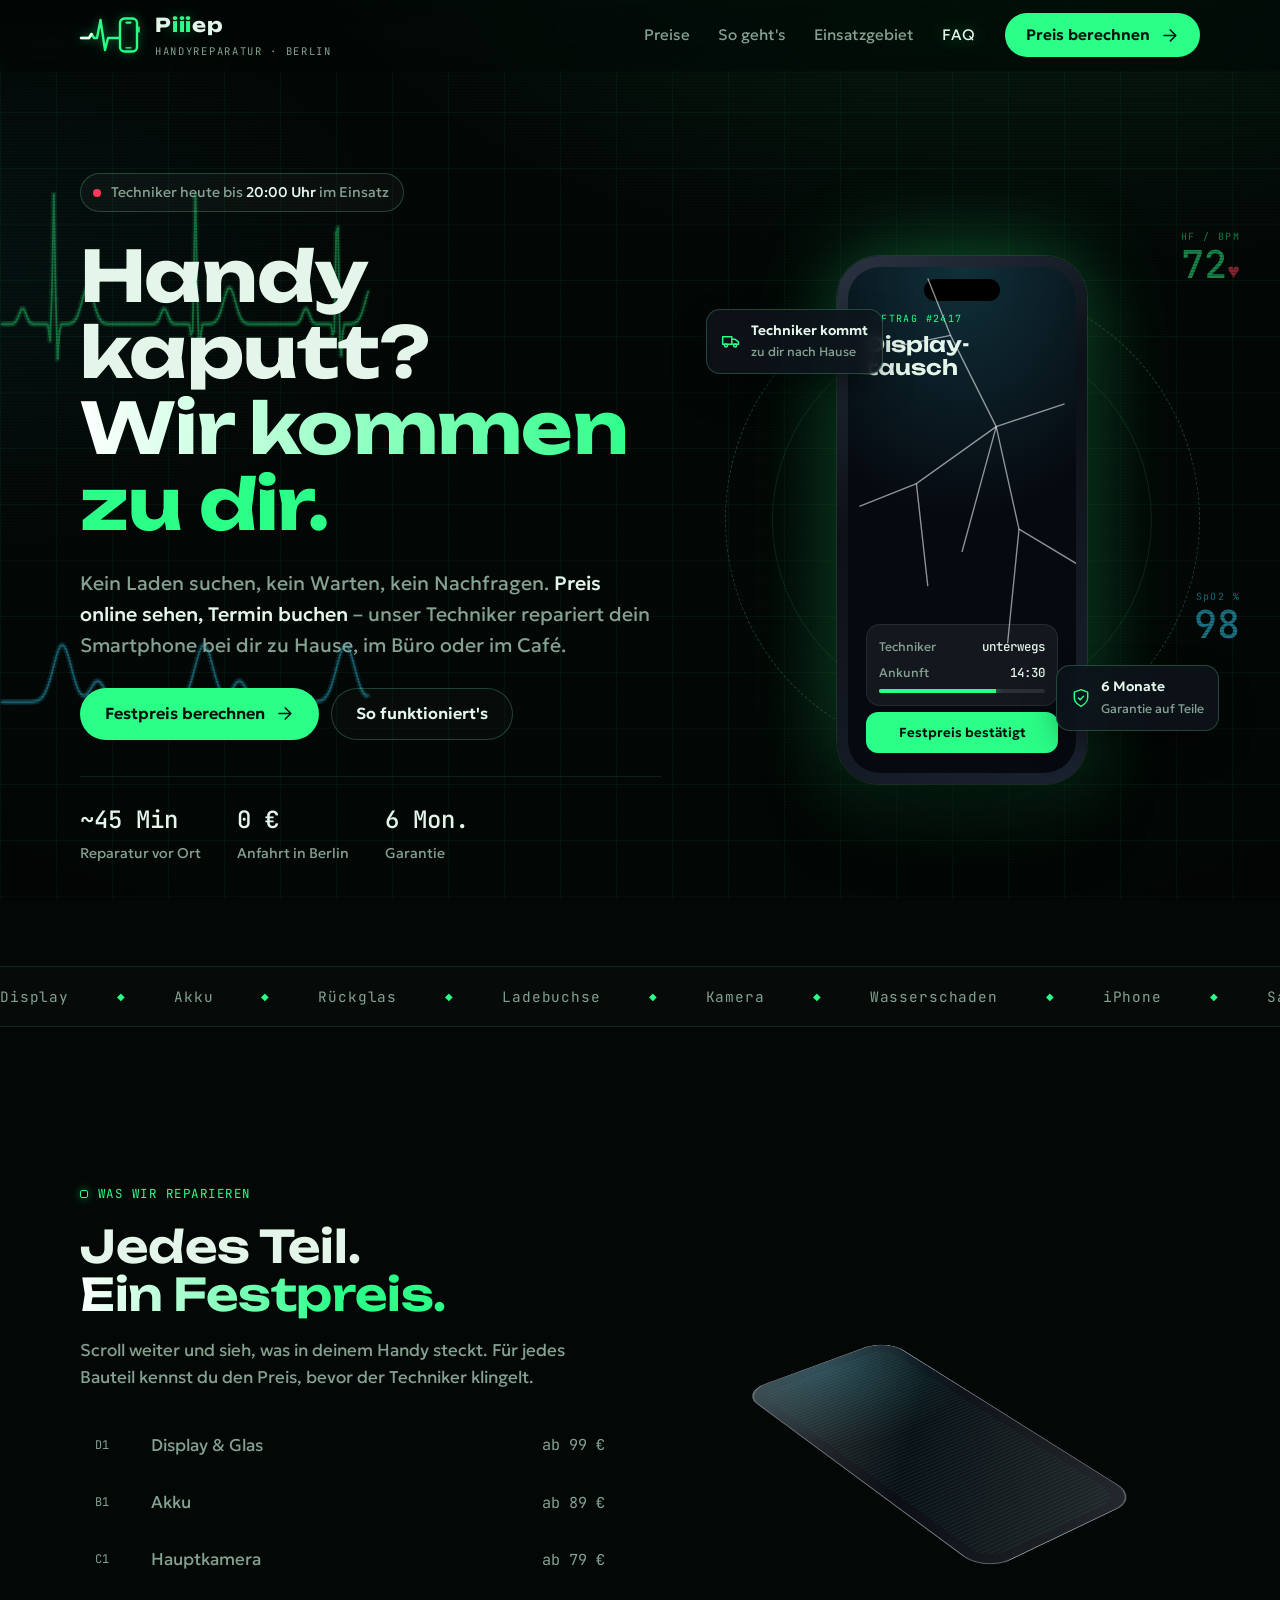
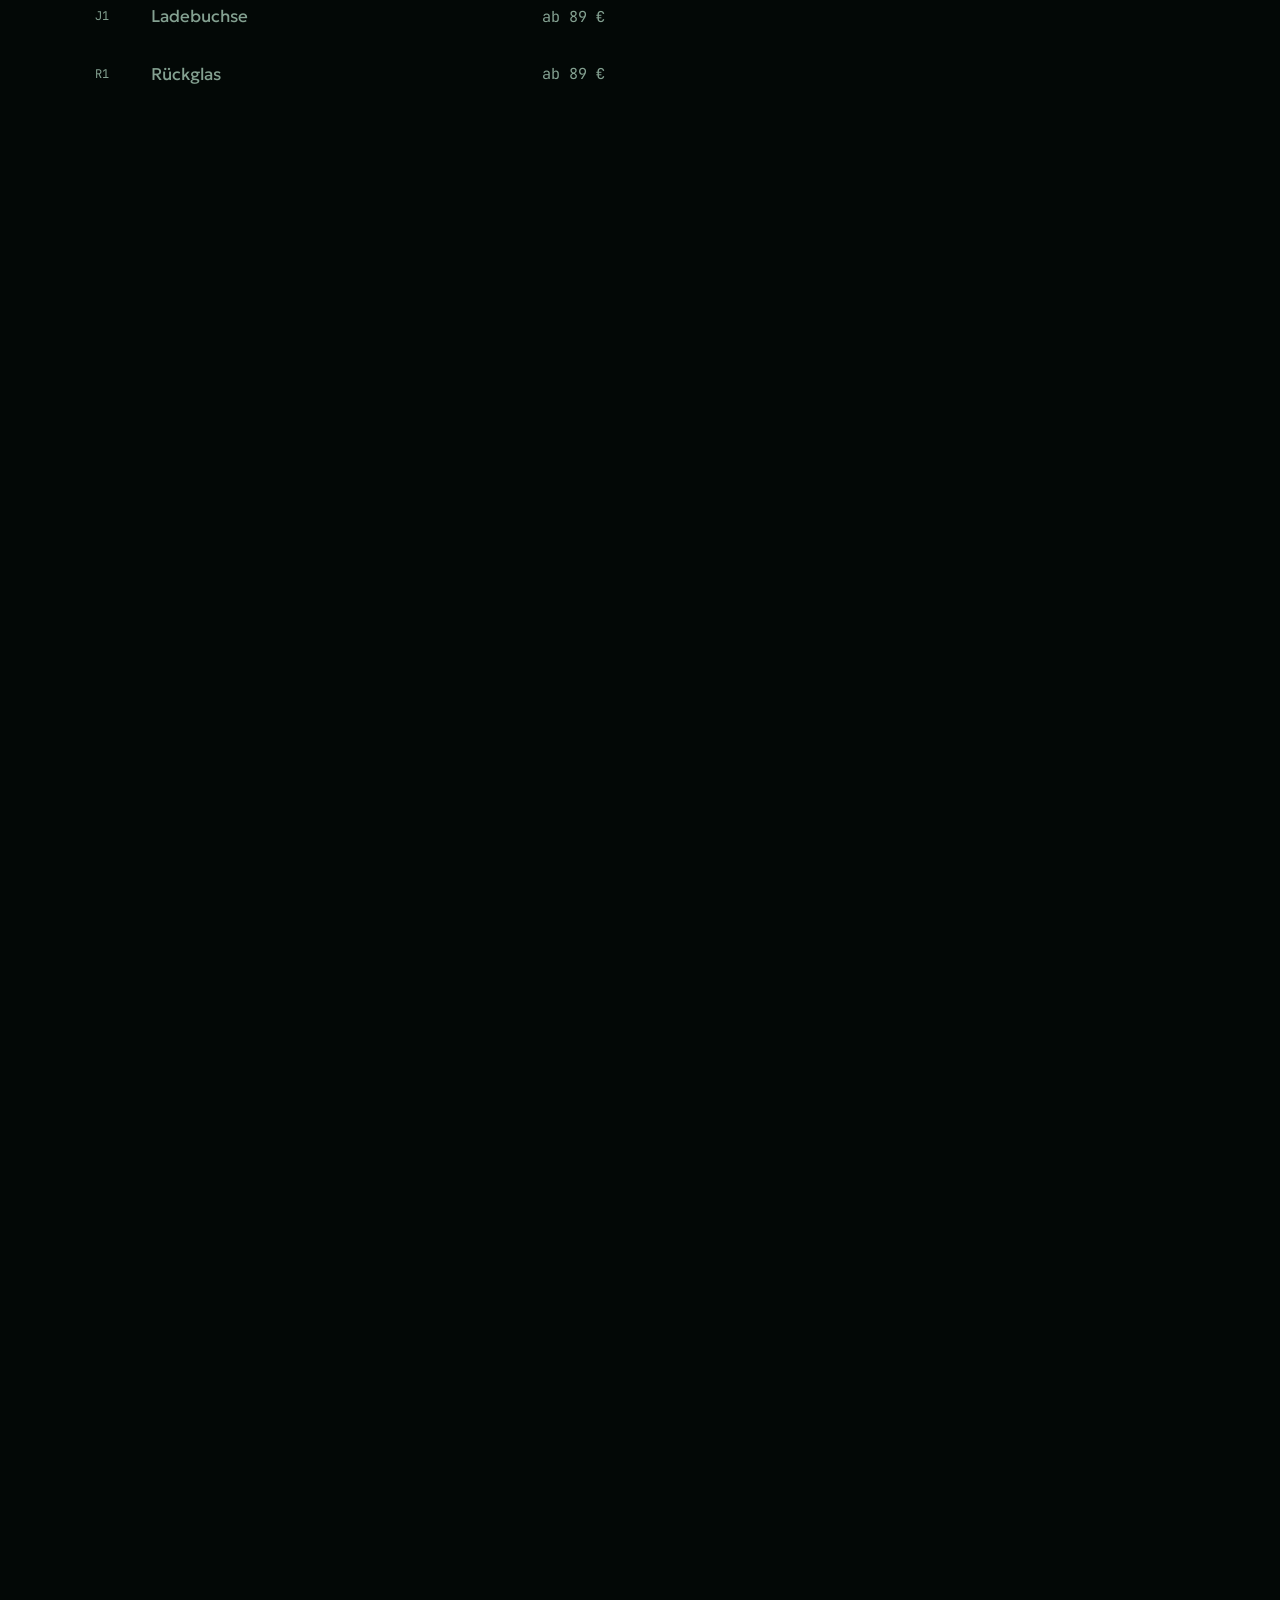
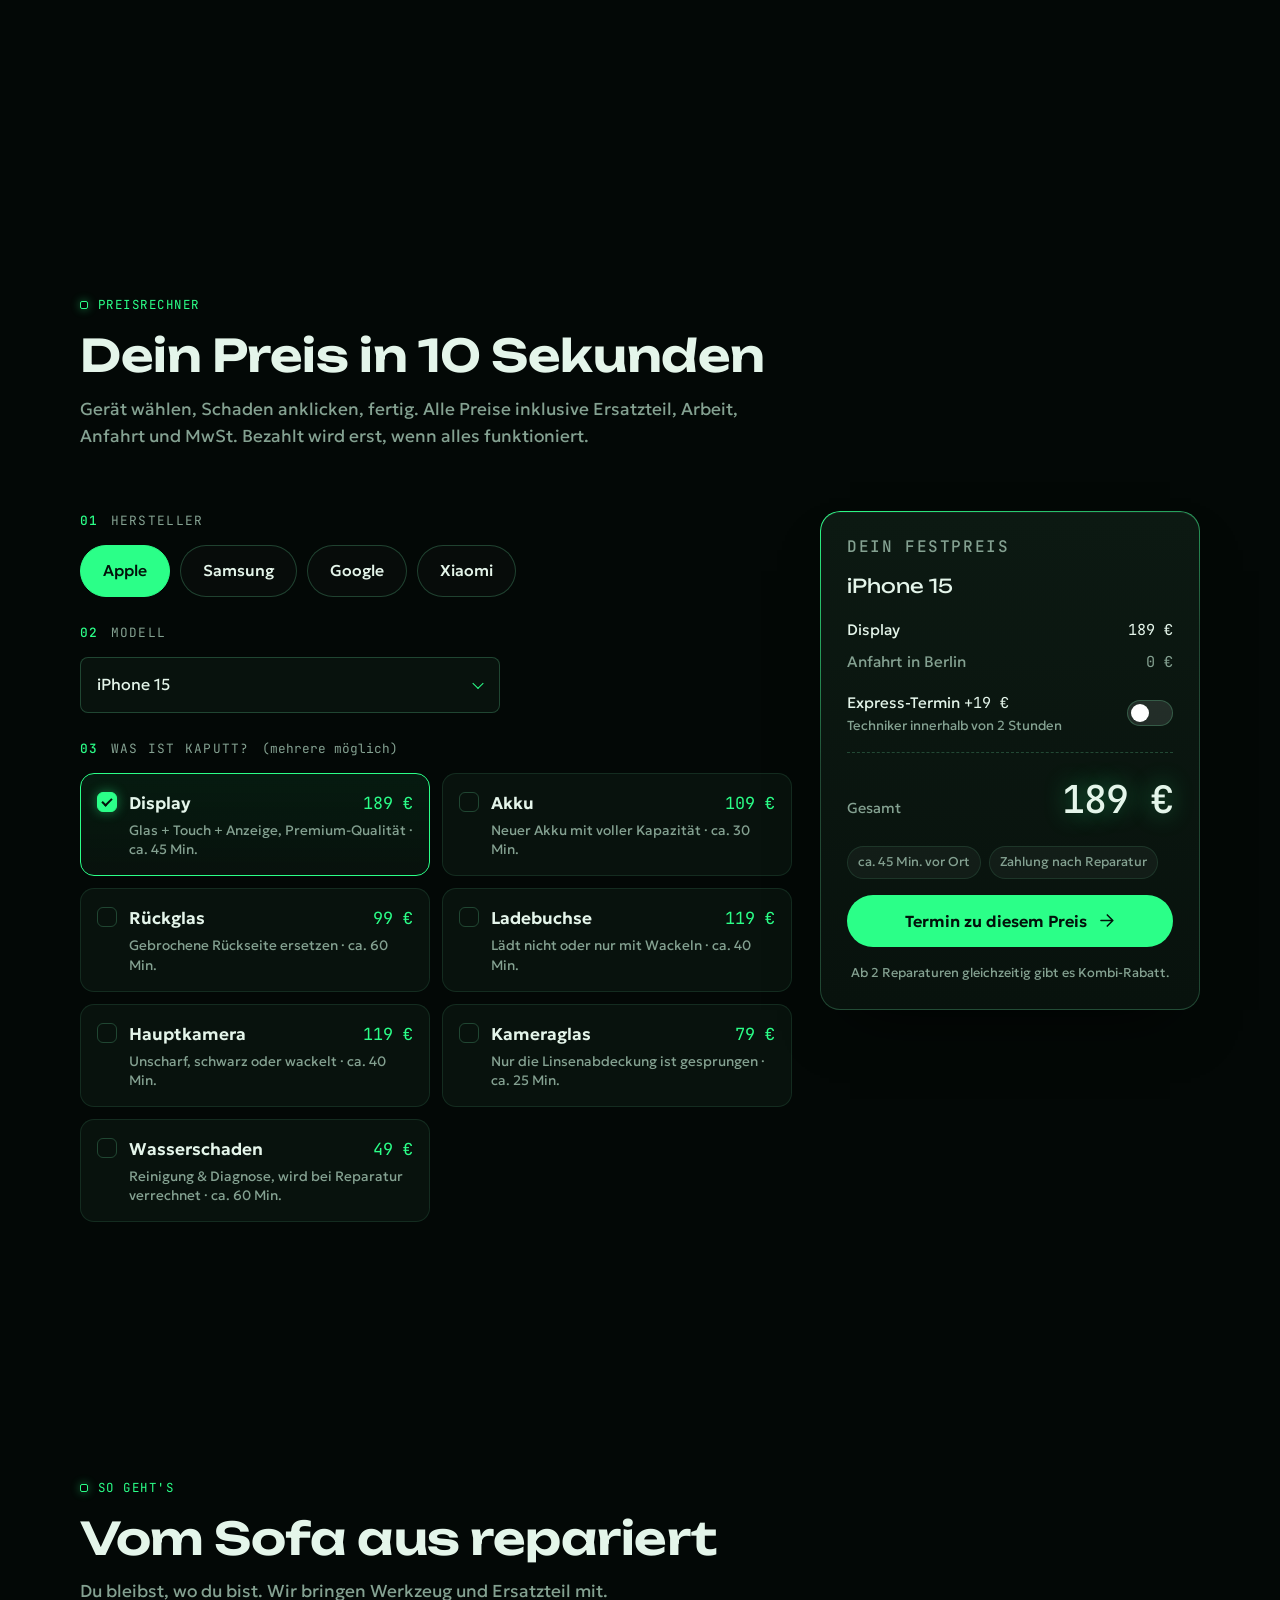
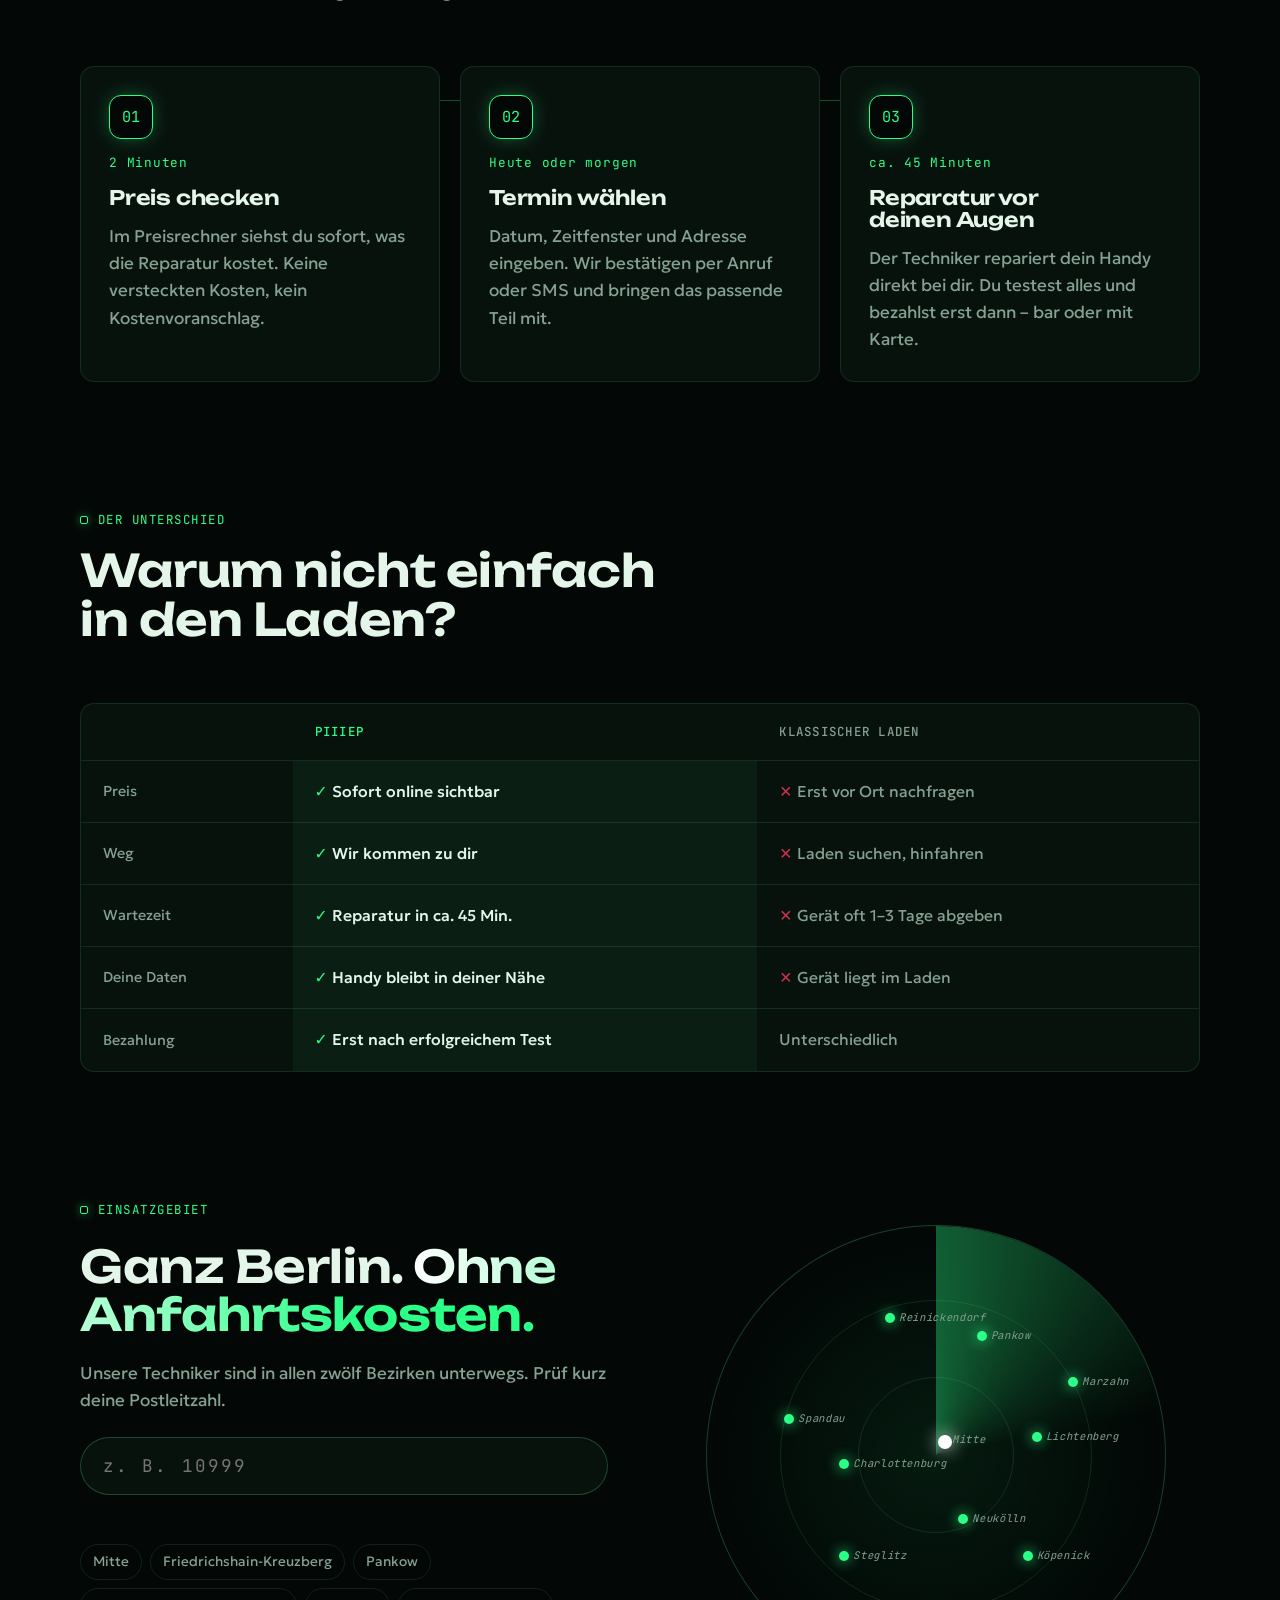
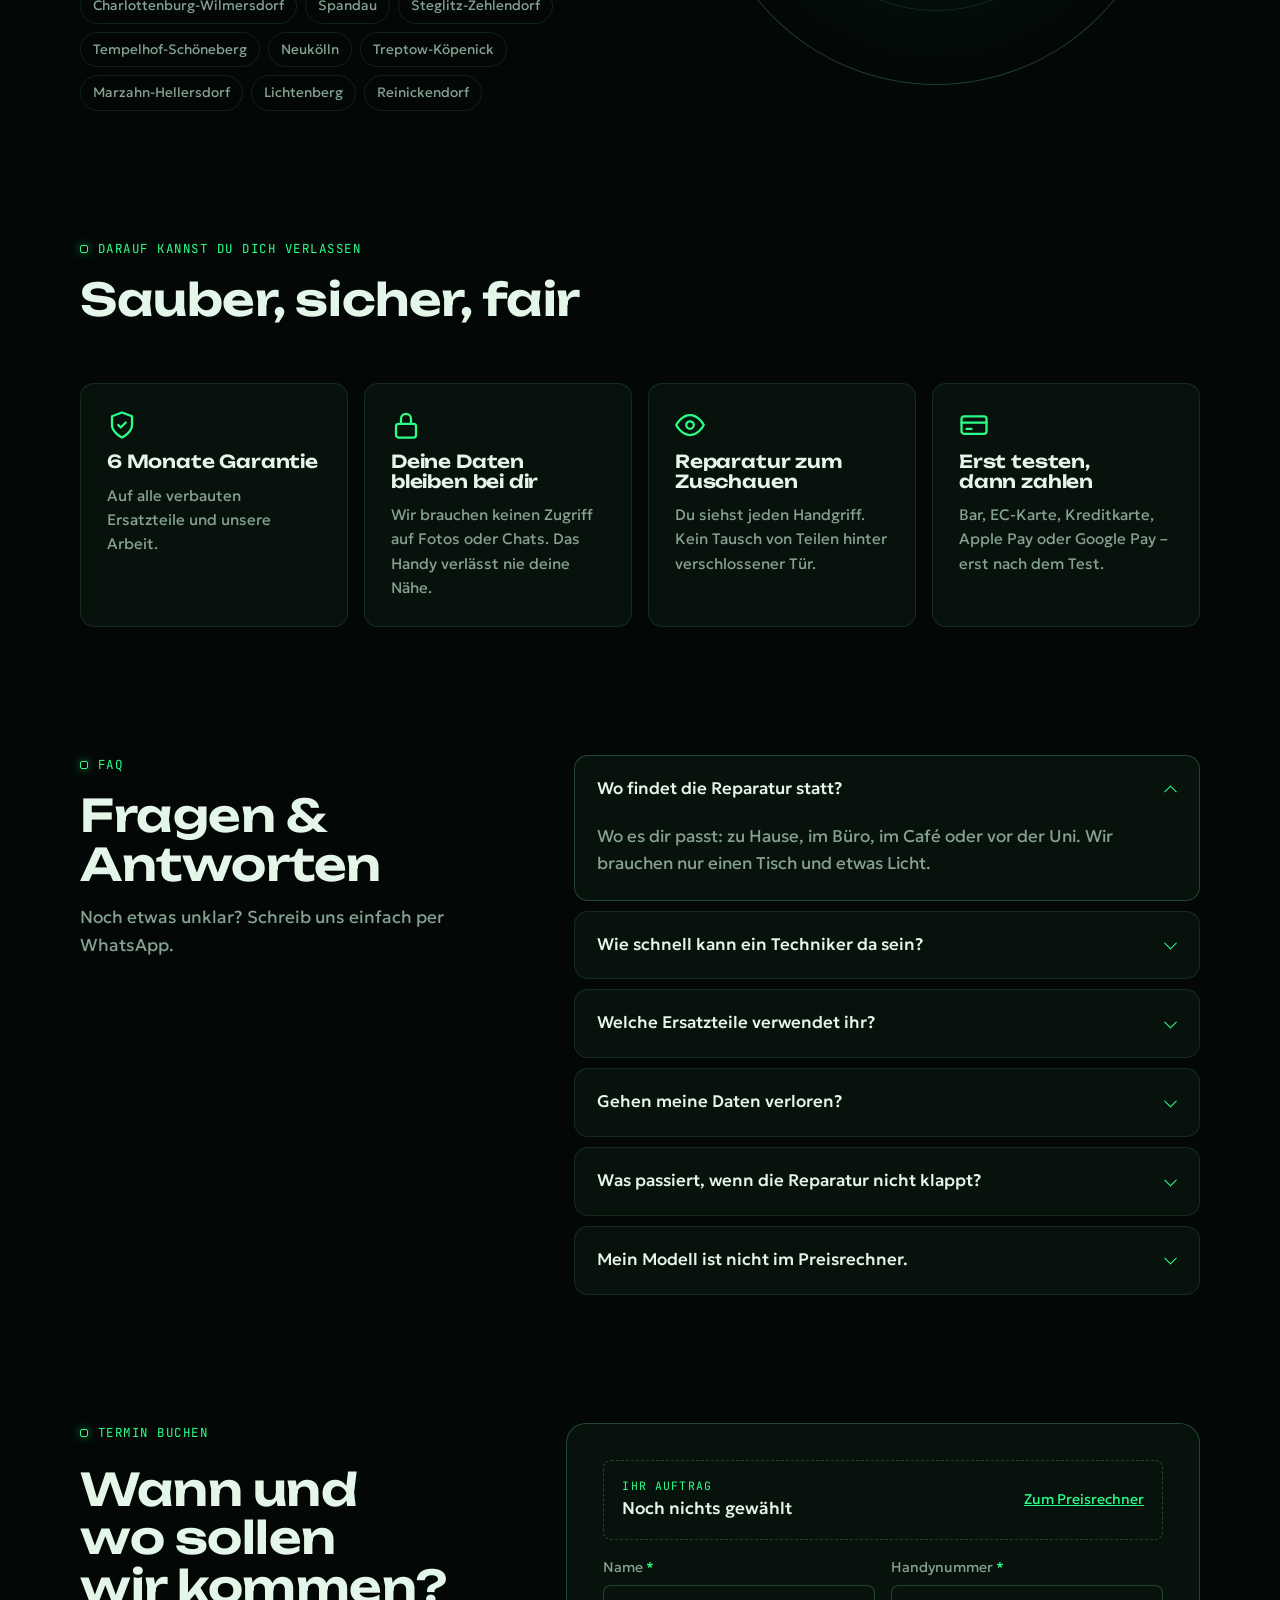
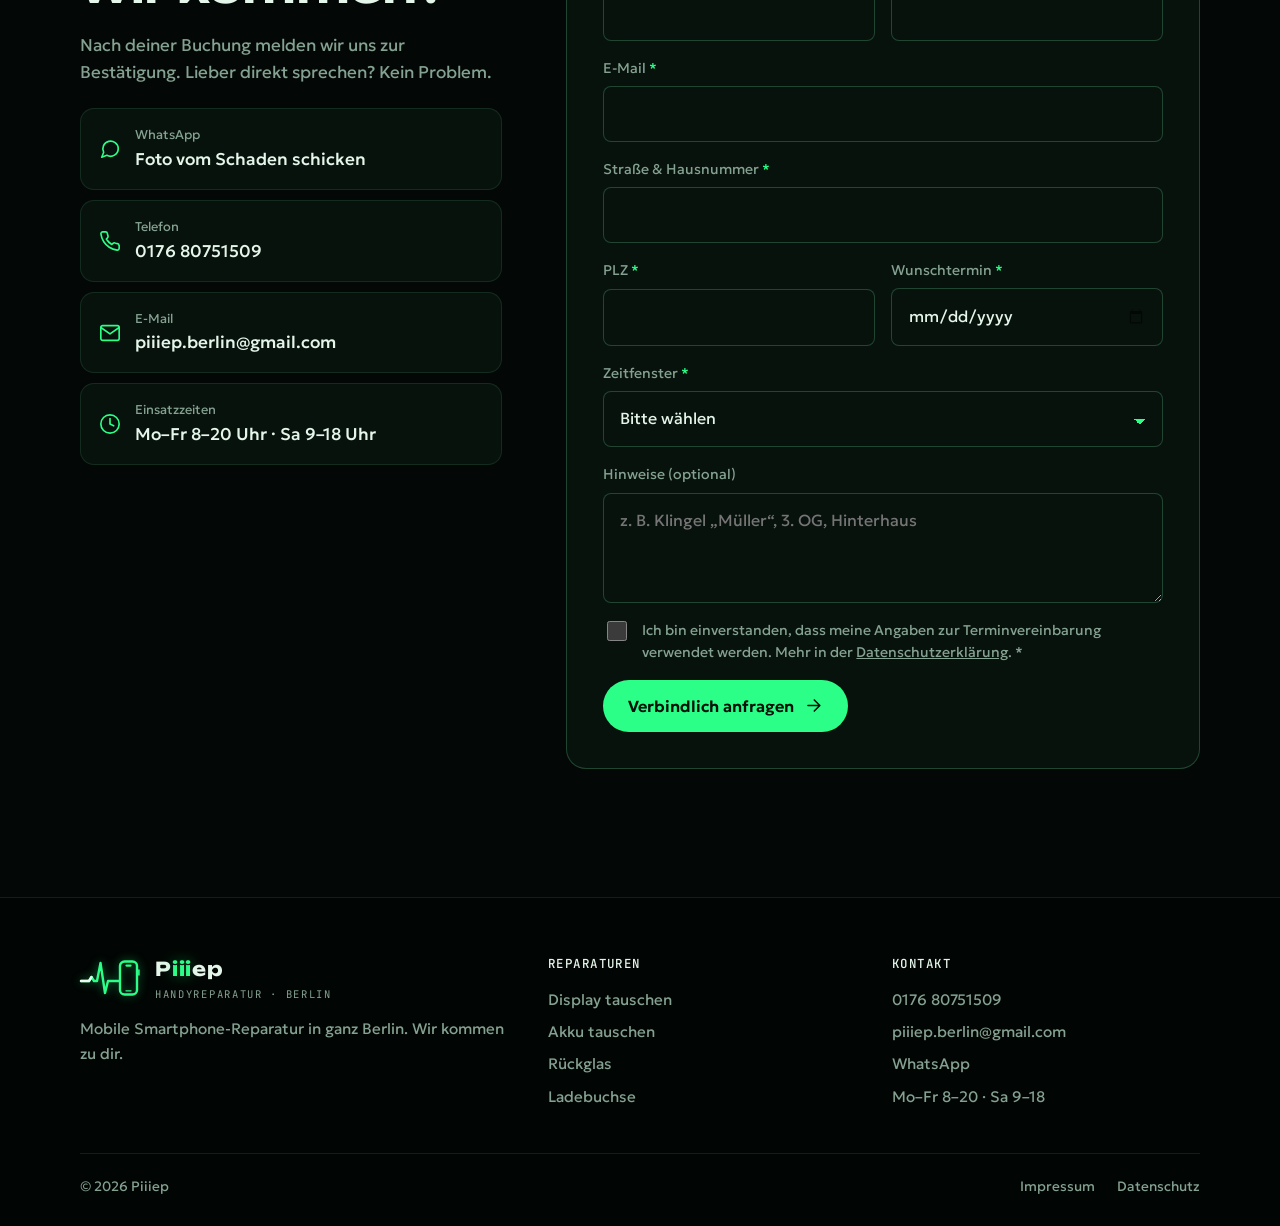
<file: index.html>
<!DOCTYPE html>
<html lang="de">
<head>
  <meta charset="utf-8">
  <meta name="robots" content="noindex, nofollow"><!-- Vorschau: nicht bei Google anzeigen -->
  <meta name="viewport" content="width=device-width, initial-scale=1, viewport-fit=cover">
  <!-- KUNDE: Name, Titel & Beschreibung anpassen -->
  <title>Piiiep – Handyreparatur in Berlin, direkt bei dir zu Hause</title>
  <meta name="description" content="Mobile Handyreparatur in ganz Berlin: Preis online berechnen, Termin buchen, Techniker kommt zu dir. Display, Akku, Rückglas & mehr – oft in 45 Minuten, mit 6 Monaten Garantie.">
  <meta name="theme-color" content="#030806">
  <link rel="canonical" href="https://piiiep.netlify.app/">
  <link rel="icon" href="favicon.svg" type="image/svg+xml">
  <meta property="og:type" content="website">
  <meta property="og:title" content="Piiiep – Wir reparieren dein Handy bei dir zu Hause">
  <meta property="og:description" content="Festpreis online sehen, Termin buchen, fertig. Mobile Handyreparatur in ganz Berlin.">
  <meta property="og:locale" content="de_DE">

  <link rel="stylesheet" href="css/style.css">

  <script type="application/ld+json">
  {
    "@context": "https://schema.org",
    "@type": "LocalBusiness",
    "name": "Piiiep Handyreparatur Berlin",
    "url": "https://piiiep.netlify.app/",
    "telephone": "+49 176 80751509",
    "email": "piiiep.berlin@gmail.com",
    "areaServed": { "@type": "City", "name": "Berlin" },
    "address": { "@type": "PostalAddress", "streetAddress": "Musterstraße 1", "postalCode": "10115", "addressLocality": "Berlin", "addressCountry": "DE" },
    "priceRange": "€€",
    "openingHoursSpecification": [
      { "@type": "OpeningHoursSpecification", "dayOfWeek": ["Monday","Tuesday","Wednesday","Thursday","Friday"], "opens": "08:00", "closes": "20:00" },
      { "@type": "OpeningHoursSpecification", "dayOfWeek": "Saturday", "opens": "09:00", "closes": "18:00" }
    ]
  }
  </script>
</head>
<body>

<svg width="0" height="0" style="position:absolute" aria-hidden="true">
  <defs>
    <symbol id="i-arrow" viewBox="0 0 24 24" fill="none" stroke="currentColor" stroke-width="2" stroke-linecap="round" stroke-linejoin="round"><path d="M5 12h14M13 5l7 7-7 7"/></symbol>
    <symbol id="i-phone" viewBox="0 0 24 24" fill="none" stroke="currentColor" stroke-width="1.8" stroke-linecap="round" stroke-linejoin="round"><path d="M22 16.9v3a2 2 0 0 1-2.2 2 19.8 19.8 0 0 1-8.6-3.1 19.5 19.5 0 0 1-6-6A19.8 19.8 0 0 1 2.1 4.2 2 2 0 0 1 4.1 2h3a2 2 0 0 1 2 1.7c.1.9.4 1.8.7 2.7a2 2 0 0 1-.5 2.1L8 9.8a16 16 0 0 0 6 6l1.3-1.3a2 2 0 0 1 2.1-.4c.9.3 1.8.6 2.7.7a2 2 0 0 1 1.7 2z"/></symbol>
    <symbol id="i-chat" viewBox="0 0 24 24" fill="none" stroke="currentColor" stroke-width="1.8" stroke-linecap="round" stroke-linejoin="round"><path d="M21 11.5a8.4 8.4 0 0 1-12.4 7.4L3 21l2.1-5.4A8.4 8.4 0 1 1 21 11.5z"/></symbol>
    <symbol id="i-mail" viewBox="0 0 24 24" fill="none" stroke="currentColor" stroke-width="1.8" stroke-linecap="round" stroke-linejoin="round"><rect x="2" y="4" width="20" height="16" rx="2"/><path d="m22 6-10 7L2 6"/></symbol>
    <symbol id="i-van" viewBox="0 0 24 24" fill="none" stroke="currentColor" stroke-width="1.8" stroke-linecap="round" stroke-linejoin="round"><path d="M2 7h11v9H2zM13 10h4l4 3v3h-8z"/><circle cx="6" cy="17.5" r="1.8"/><circle cx="17" cy="17.5" r="1.8"/></symbol>
    <symbol id="i-shield" viewBox="0 0 24 24" fill="none" stroke="currentColor" stroke-width="1.8" stroke-linecap="round" stroke-linejoin="round"><path d="M12 22s8-4 8-10V5l-8-3-8 3v7c0 6 8 10 8 10z"/><path d="m9 12 2 2 4-4"/></symbol>
    <symbol id="i-eye" viewBox="0 0 24 24" fill="none" stroke="currentColor" stroke-width="1.8" stroke-linecap="round" stroke-linejoin="round"><path d="M1 12s4-8 11-8 11 8 11 8-4 8-11 8S1 12 1 12z"/><circle cx="12" cy="12" r="3"/></symbol>
    <symbol id="i-lock" viewBox="0 0 24 24" fill="none" stroke="currentColor" stroke-width="1.8" stroke-linecap="round" stroke-linejoin="round"><rect x="4" y="11" width="16" height="11" rx="2"/><path d="M8 11V7a4 4 0 0 1 8 0v4"/></symbol>
    <symbol id="i-card" viewBox="0 0 24 24" fill="none" stroke="currentColor" stroke-width="1.8" stroke-linecap="round" stroke-linejoin="round"><rect x="2" y="5" width="20" height="14" rx="2"/><path d="M2 10h20M6 15h4"/></symbol>
    <symbol id="i-clock" viewBox="0 0 24 24" fill="none" stroke="currentColor" stroke-width="1.8" stroke-linecap="round" stroke-linejoin="round"><circle cx="12" cy="12" r="10"/><path d="M12 6v6l4 2"/></symbol>
  </defs>
</svg>

<!-- Monitor-Display im Hintergrund (Kurven werden in js/main.js gezeichnet) -->
<div class="monitor" aria-hidden="true">
  <canvas id="monitor"></canvas>
  <div class="monitor-hud hr"><small>HF / BPM</small><b>72</b></div>
  <div class="monitor-hud sp"><small>SpO2 %</small><b>98</b></div>
</div>
<div class="progress" aria-hidden="true"></div>
<a class="skip" href="#main">Zum Inhalt springen</a>

<header class="header">
  <div class="wrap">
    <a class="logo" href="#top" aria-label="Piiiep – zur Startseite">
      <!-- Logo: EKG-Linie geht in ein Handy über (Farben in css/style.css, .logo) -->
      <svg class="logo-mark" viewBox="0 0 64 36" aria-hidden="true"><path d="M1 21H9l2.5-4 2.5 4H17L20.5 3 25 33l3-12H40V6a4.5 4.5 0 0 1 4.5-4.5h8A4.5 4.5 0 0 1 57 6v24a4.5 4.5 0 0 1-4.5 4.5h-8A4.5 4.5 0 0 1 40 30v-9" fill="none" stroke="#2bff88" stroke-width="2.4" stroke-linecap="round" stroke-linejoin="round"/><path class="blip" d="M1 21H9l2.5-4 2.5 4H17L20.5 3 25 33l3-12H40V6a4.5 4.5 0 0 1 4.5-4.5h8A4.5 4.5 0 0 1 57 6v24a4.5 4.5 0 0 1-4.5 4.5h-8A4.5 4.5 0 0 1 40 30v-9" pathLength="100" fill="none" stroke="#eafff2" stroke-width="2.4" stroke-linecap="round" stroke-linejoin="round"/><path d="M46.5 5.6h4" stroke="#2bff88" stroke-width="2.2" stroke-linecap="round"/><path d="M46 30.8h5" stroke="#2bff88" stroke-width="1.3" stroke-linecap="round"/><path d="M58.9 10v5" stroke="#2bff88" stroke-width="1.6" stroke-linecap="round"/></svg>
      <span><span class="logo-name">P<span>iii</span>ep</span><span class="logo-sub">Handyreparatur · Berlin</span></span>
    </a>
    <button class="nav-toggle" type="button" aria-controls="nav" aria-expanded="false" aria-label="Menü"><span></span></button>
    <nav class="nav" id="nav" aria-label="Hauptmenü">
      <ul>
        <li><a href="#preise">Preise</a></li>
        <li><a href="#ablauf">So geht's</a></li>
        <li><a href="#gebiet">Einsatzgebiet</a></li>
        <li><a href="#faq">FAQ</a></li>
      </ul>
      <a class="btn btn-accent" href="#preise">Preis berechnen <svg><use href="#i-arrow"/></svg></a>
    </nav>
  </div>
</header>

<main id="main">

  <!-- ================= HERO ================= -->
  <section class="hero" id="top">
    <div class="wrap">
      <div class="hero-copy">
        <span class="live-pill reveal"><i></i><span id="live-state">Techniker in ganz Berlin im Einsatz</span></span>
        <h1 class="reveal" style="--d:.08s">Handy kaputt?<br><span class="grad">Wir kommen zu dir.</span></h1>
        <p class="hero-lead reveal" style="--d:.16s">Kein Laden suchen, kein Warten, kein Nachfragen. <b>Preis online sehen, Termin buchen</b> – unser Techniker repariert dein Smartphone bei dir zu Hause, im Büro oder im Café.</p>
        <div class="hero-actions reveal" style="--d:.24s">
          <a class="btn btn-accent" href="#preise">Festpreis berechnen <svg><use href="#i-arrow"/></svg></a>
          <a class="btn btn-line" href="#ablauf">So funktioniert's</a>
        </div>
        <div class="hero-stats reveal" style="--d:.32s">
          <div><b>~45 Min</b><span>Reparatur vor Ort</span></div>
          <div><b>0 €</b><span>Anfahrt in Berlin</span></div>
          <div><b><span data-garantie>6</span> Mon.</b><span>Garantie</span></div>
        </div>
      </div>

      <div class="hero-visual reveal-scale" aria-hidden="true">
        <div class="orbit"></div>
        <div class="orbit o2"></div>
        <div class="phone">
          <div class="phone-screen">
            <svg class="crack" viewBox="0 0 200 420" preserveAspectRatio="none"><g fill="none" stroke="rgba(255,255,255,.55)" stroke-width="1.2"><path d="M130 140 L90 60 L70 10"/><path d="M130 140 L190 120"/><path d="M130 140 L150 230 L140 330"/><path d="M130 140 L60 190 L10 210"/><path d="M130 140 L100 250"/><path d="M90 60 L40 70"/><path d="M150 230 L200 260"/><path d="M60 190 L70 280"/></g></svg>
            <div class="scan"></div>
            <div class="ps-row">
              <span class="ps-label">Auftrag #2417</span>
              <span class="ps-big">Display-<br>tausch</span>
            </div>
            <div class="ps-row">
              <div class="ps-card">
                <div class="l"><span>Techniker</span><b>unterwegs</b></div>
                <div class="l"><span>Ankunft</span><b>14:30</b></div>
                <div class="ps-bar"><i></i></div>
              </div>
              <div class="ps-btn">Festpreis bestätigt</div>
            </div>
          </div>
        </div>
        <div class="chip-float c1"><svg><use href="#i-van"/></svg><div><b>Techniker kommt</b><span>zu dir nach Hause</span></div></div>
        <div class="chip-float c2"><svg><use href="#i-shield"/></svg><div><b><span data-garantie>6</span> Monate</b><span>Garantie auf Teile</span></div></div>
      </div>
    </div>
  </section>

  <!-- ================= LAUFBAND ================= -->
  <div class="ticker" aria-hidden="true">
    <div class="ticker-track">
      <span>Display</span><span>Akku</span><span>Rückglas</span><span>Ladebuchse</span><span>Kamera</span><span>Wasserschaden</span><span>iPhone</span><span>Samsung</span><span>Google Pixel</span><span>Xiaomi</span>
      <span>Display</span><span>Akku</span><span>Rückglas</span><span>Ladebuchse</span><span>Kamera</span><span>Wasserschaden</span><span>iPhone</span><span>Samsung</span><span>Google Pixel</span><span>Xiaomi</span>
    </div>
  </div>

  <!-- ================= EXPLOSIONSZEICHNUNG ================= -->
  <section class="explode" aria-label="Was wir reparieren">
    <div class="explode-sticky">
      <div class="wrap explode-grid">
        <div class="explode-copy">
          <span class="tag">Was wir reparieren</span>
          <h2>Jedes Teil. <span class="grad">Ein Festpreis.</span></h2>
          <p>Scroll weiter und sieh, was in deinem Handy steckt. Für jedes Bauteil kennst du den Preis, bevor der Techniker klingelt.</p>
          <p class="explode-head-mobile tag">Scrollen zum Zerlegen</p>
          <ul class="parts">
            <li data-layer="glass screen"><span class="ref">D1</span><span>Display &amp; Glas</span><span class="price" data-min="display">ab 99 €</span></li>
            <li data-layer="bat"><span class="ref">B1</span><span>Akku</span><span class="price" data-min="akku">ab 89 €</span></li>
            <li data-layer="board"><span class="ref">C1</span><span>Hauptkamera</span><span class="price" data-min="kamera">ab 79 €</span></li>
            <li data-layer="port"><span class="ref">J1</span><span>Ladebuchse</span><span class="price" data-min="lade">ab 89 €</span></li>
            <li data-layer="back"><span class="ref">R1</span><span>Rückglas</span><span class="price" data-min="rueck">ab 89 €</span></li>
          </ul>
        </div>
        <div class="stage" aria-hidden="true">
          <div class="stack">
            <div class="layer l-back"   data-i="0" data-name="back"></div>
            <div class="layer l-board"  data-i="1" data-name="board"></div>
            <div class="layer l-bat"    data-i="1.6" data-name="bat"><span>3.800 mAh</span></div>
            <div class="layer l-port"   data-i="2" data-name="port"></div>
            <div class="layer l-screen" data-i="3" data-name="screen"></div>
            <div class="layer l-glass"  data-i="4" data-name="glass"></div>
          </div>
        </div>
      </div>
    </div>
  </section>

  <!-- ================= PREISRECHNER ================= -->
  <section class="section" id="preise">
    <div class="wrap">
      <div class="section-head reveal">
        <span class="tag">Preisrechner</span>
        <h2>Dein Preis in 10 Sekunden</h2>
        <p>Gerät wählen, Schaden anklicken, fertig. Alle Preise inklusive Ersatzteil, Arbeit, Anfahrt und MwSt. Bezahlt wird erst, wenn alles funktioniert.</p>
      </div>

      <div class="calc">
        <div class="calc-main">
          <div class="step reveal">
            <div class="step-label"><b>01</b> Hersteller</div>
            <div class="brands" id="brands"></div>
          </div>
          <div class="step reveal">
            <div class="step-label"><b>02</b> Modell</div>
            <div class="select-wrap"><select class="select" id="model" aria-label="Modell wählen"></select></div>
          </div>
          <div class="step reveal">
            <div class="step-label"><b>03</b> Was ist kaputt? <span style="text-transform:none;letter-spacing:0">(mehrere möglich)</span></div>
            <div class="repairs" id="repairs"></div>
          </div>
        </div>

        <aside class="summary reveal" aria-live="polite">
          <h3>Dein Festpreis</h3>
          <div class="sum-device" id="sum-device">–</div>
          <ul class="sum-lines" id="sum-lines"></ul>
          <label class="toggle" for="express">
            <span>Express-Termin <span class="mono" id="express-price">+19 €</span><small>Techniker innerhalb von 2 Stunden</small></span>
            <input type="checkbox" id="express">
          </label>
          <div class="sum-total"><span>Gesamt</span><b id="sum-total">0 €</b></div>
          <div class="sum-meta"><span id="sum-time">–</span><span>Zahlung nach Reparatur</span></div>
          <button class="btn btn-accent" id="to-booking" type="button">Termin zu diesem Preis <svg><use href="#i-arrow"/></svg></button>
          <p class="fine">Ab 2 Reparaturen gleichzeitig gibt es Kombi-Rabatt.</p>
        </aside>
      </div>
    </div>
  </section>

  <!-- ================= ABLAUF ================= -->
  <section class="section" id="ablauf">
    <div class="wrap">
      <div class="section-head reveal">
        <span class="tag">So geht's</span>
        <h2>Vom Sofa aus repariert</h2>
        <p>Du bleibst, wo du bist. Wir bringen Werkzeug und Ersatzteil mit.</p>
      </div>
      <ol class="flow">
        <li class="reveal"><span class="n">01</span><span class="time">2 Minuten</span><h3>Preis checken</h3><p>Im Preisrechner siehst du sofort, was die Reparatur kostet. Keine versteckten Kosten, kein Kostenvoranschlag.</p></li>
        <li class="reveal" style="--d:.12s"><span class="n">02</span><span class="time">Heute oder morgen</span><h3>Termin wählen</h3><p>Datum, Zeitfenster und Adresse eingeben. Wir bestätigen per Anruf oder SMS und bringen das passende Teil mit.</p></li>
        <li class="reveal" style="--d:.24s"><span class="n">03</span><span class="time">ca. 45 Minuten</span><h3>Reparatur vor deinen Augen</h3><p>Der Techniker repariert dein Handy direkt bei dir. Du testest alles und bezahlst erst dann – bar oder mit Karte.</p></li>
      </ol>
    </div>
  </section>

  <!-- ================= VERGLEICH ================= -->
  <section class="section" style="padding-top:0">
    <div class="wrap">
      <div class="section-head reveal">
        <span class="tag">Der Unterschied</span>
        <h2>Warum nicht einfach in den Laden?</h2>
      </div>
      <div class="compare-wrap reveal">
        <table class="compare">
          <thead><tr><th></th><th class="us">Piiiep</th><th>Klassischer Laden</th></tr></thead>
          <tbody>
            <tr><td>Preis</td><td class="us yes">Sofort online sichtbar</td><td class="them no">Erst vor Ort nachfragen</td></tr>
            <tr><td>Weg</td><td class="us yes">Wir kommen zu dir</td><td class="them no">Laden suchen, hinfahren</td></tr>
            <tr><td>Wartezeit</td><td class="us yes">Reparatur in ca. 45 Min.</td><td class="them no">Gerät oft 1–3 Tage abgeben</td></tr>
            <tr><td>Deine Daten</td><td class="us yes">Handy bleibt in deiner Nähe</td><td class="them no">Gerät liegt im Laden</td></tr>
            <tr><td>Bezahlung</td><td class="us yes">Erst nach erfolgreichem Test</td><td class="them">Unterschiedlich</td></tr>
          </tbody>
        </table>
      </div>
    </div>
  </section>

  <!-- ================= EINSATZGEBIET ================= -->
  <section class="section" id="gebiet" style="padding-top:0">
    <div class="wrap area">
      <div class="area-copy reveal">
        <span class="tag">Einsatzgebiet</span>
        <h2>Ganz Berlin. <span class="grad">Ohne Anfahrtskosten.</span></h2>
        <p>Unsere Techniker sind in allen zwölf Bezirken unterwegs. Prüf kurz deine Postleitzahl.</p>
        <div>
          <div class="plz">
            <input id="plz" inputmode="numeric" autocomplete="postal-code" placeholder="z. B. 10999" aria-label="Postleitzahl prüfen">
          </div>
          <p class="plz-msg" id="plz-msg" role="status" aria-live="polite"></p>
        </div>
        <div class="districts">
          <span>Mitte</span><span>Friedrichshain-Kreuzberg</span><span>Pankow</span><span>Charlottenburg-Wilmersdorf</span><span>Spandau</span><span>Steglitz-Zehlendorf</span><span>Tempelhof-Schöneberg</span><span>Neukölln</span><span>Treptow-Köpenick</span><span>Marzahn-Hellersdorf</span><span>Lichtenberg</span><span>Reinickendorf</span>
        </div>
      </div>
      <div class="radar reveal-scale" aria-hidden="true">
        <div class="sweep"></div>
        <i class="dot hq" style="left:52%;top:47%" data-name="Mitte"></i>
        <i class="dot" style="left:18%;top:42%" data-name="Spandau"></i>
        <i class="dot" style="left:40%;top:20%" data-name="Reinickendorf"></i>
        <i class="dot" style="left:60%;top:24%" data-name="Pankow"></i>
        <i class="dot" style="left:72%;top:46%" data-name="Lichtenberg"></i>
        <i class="dot" style="left:80%;top:34%" data-name="Marzahn"></i>
        <i class="dot" style="left:70%;top:72%" data-name="Köpenick"></i>
        <i class="dot" style="left:56%;top:64%" data-name="Neukölln"></i>
        <i class="dot" style="left:30%;top:72%" data-name="Steglitz"></i>
        <i class="dot" style="left:30%;top:52%" data-name="Charlottenburg"></i>
      </div>
    </div>
  </section>

  <!-- ================= VERTRAUEN ================= -->
  <section class="section" style="padding-top:0">
    <div class="wrap">
      <div class="section-head reveal">
        <span class="tag">Darauf kannst du dich verlassen</span>
        <h2>Sauber, sicher, fair</h2>
      </div>
      <div class="trust-grid">
        <article class="trust-card reveal"><svg><use href="#i-shield"/></svg><h3><span data-garantie>6</span> Monate Garantie</h3><p>Auf alle verbauten Ersatzteile und unsere Arbeit.</p></article>
        <article class="trust-card reveal" style="--d:.08s"><svg><use href="#i-lock"/></svg><h3>Deine Daten bleiben bei dir</h3><p>Wir brauchen keinen Zugriff auf Fotos oder Chats. Das Handy verlässt nie deine Nähe.</p></article>
        <article class="trust-card reveal" style="--d:.16s"><svg><use href="#i-eye"/></svg><h3>Reparatur zum Zuschauen</h3><p>Du siehst jeden Handgriff. Kein Tausch von Teilen hinter verschlossener Tür.</p></article>
        <article class="trust-card reveal" style="--d:.24s"><svg><use href="#i-card"/></svg><h3>Erst testen, dann zahlen</h3><p>Bar, EC-Karte, Kreditkarte, Apple Pay oder Google Pay – erst nach dem Test.</p></article>
      </div>
    </div>
  </section>

  <!-- ================= FAQ ================= -->
  <section class="section" id="faq" style="padding-top:0">
    <div class="wrap faq">
      <div class="section-head reveal">
        <span class="tag">FAQ</span>
        <h2>Fragen &amp; Antworten</h2>
        <p>Noch etwas unklar? Schreib uns einfach per WhatsApp.</p>
      </div>
      <div class="faq-list reveal">
        <details open><summary>Wo findet die Reparatur statt?</summary><p>Wo es dir passt: zu Hause, im Büro, im Café oder vor der Uni. Wir brauchen nur einen Tisch und etwas Licht.</p></details>
        <details><summary>Wie schnell kann ein Techniker da sein?</summary><p>Meist noch am selben oder am nächsten Tag. Mit dem Express-Termin sind wir innerhalb von zwei Stunden bei dir, wenn ein Techniker frei ist.</p></details>
        <details><summary>Welche Ersatzteile verwendet ihr?</summary><p>Hochwertige Ersatzteile in Premium-Qualität, auf Wunsch auch Originalteile gegen Aufpreis. Vor der Reparatur sagen wir dir genau, welches Teil verbaut wird.</p></details>
        <details><summary>Gehen meine Daten verloren?</summary><p>Bei Display-, Akku- und den meisten anderen Reparaturen bleiben alle Daten erhalten. Ein aktuelles Backup empfehlen wir trotzdem immer.</p></details>
        <details><summary>Was passiert, wenn die Reparatur nicht klappt?</summary><p>Dann zahlst du nichts für die Reparatur. Bei Wasserschäden fällt nur die Diagnose-Pauschale an.</p></details>
        <details><summary>Mein Modell ist nicht im Preisrechner.</summary><p>Wähle „Anderes Modell“ oder schreib uns per WhatsApp mit Modell und Schaden. Du bekommst innerhalb kurzer Zeit einen Festpreis.</p></details>
      </div>
    </div>
  </section>

  <!-- ================= BUCHUNG ================= -->
  <section class="section" id="buchen" style="padding-top:0">
    <div class="wrap book">
      <div class="book-info reveal">
        <span class="tag">Termin buchen</span>
        <h2>Wann und wo sollen wir kommen?</h2>
        <p>Nach deiner Buchung melden wir uns zur Bestätigung. Lieber direkt sprechen? Kein Problem.</p>
        <ul class="contact-list">
          <li><a href="https://wa.me/4917680751509" target="_blank" rel="noopener"><svg><use href="#i-chat"/></svg><span><small>WhatsApp</small><b>Foto vom Schaden schicken</b></span></a></li>
          <li><a href="tel:+4917680751509"><svg><use href="#i-phone"/></svg><span><small>Telefon</small><b>0176 80751509</b></span></a></li>
          <li><a href="mailto:piiiep.berlin@gmail.com"><svg><use href="#i-mail"/></svg><span><small>E-Mail</small><b>piiiep.berlin@gmail.com</b></span></a></li>
          <li><div><svg><use href="#i-clock"/></svg><span><small>Einsatzzeiten</small><b>Mo–Fr 8–20 Uhr · Sa 9–18 Uhr</b></span></div></li>
        </ul>
      </div>

      <form class="form reveal" id="booking-form" novalidate>
        <input type="hidden" name="access_key" value="">
        <input type="hidden" name="subject" value="Neue Reparatur-Buchung über die Website">
        <input type="hidden" name="from_name" value="Website Piiiep">
        <input type="hidden" name="geraet" id="f-geraet">
        <input type="hidden" name="reparatur" id="f-reparatur">
        <input type="hidden" name="preis" id="f-preis">
        <label class="hp">Nicht ausfüllen <input type="checkbox" name="botcheck" tabindex="-1" autocomplete="off"></label>

        <div class="booked empty" id="booked"><div><small>Ihr Auftrag</small><b>Noch nichts gewählt</b></div><a href="#preise">Zum Preisrechner</a></div>

        <div class="field"><label for="f-name">Name <span class="req">*</span></label><input id="f-name" name="name" autocomplete="name" required></div>
        <div class="field"><label for="f-phone">Handynummer <span class="req">*</span></label><input id="f-phone" name="telefon" type="tel" autocomplete="tel" required></div>
        <div class="field full"><label for="f-email">E-Mail <span class="req">*</span></label><input id="f-email" name="email" type="email" autocomplete="email" required></div>
        <div class="field full"><label for="f-street">Straße &amp; Hausnummer <span class="req">*</span></label><input id="f-street" name="strasse" autocomplete="street-address" required></div>
        <div class="field"><label for="f-plz">PLZ <span class="req">*</span></label><input id="f-plz" name="plz" inputmode="numeric" autocomplete="postal-code" required pattern="\d{5}"></div>
        <div class="field"><label for="f-date">Wunschtermin <span class="req">*</span></label><input id="f-date" name="datum" type="date" required></div>
        <div class="field full"><label for="f-slot">Zeitfenster <span class="req">*</span></label>
          <select id="f-slot" name="zeitfenster" required>
            <option value="">Bitte wählen</option>
            <option>08:00 – 10:00</option><option>10:00 – 12:00</option><option>12:00 – 14:00</option>
            <option>14:00 – 16:00</option><option>16:00 – 18:00</option><option>18:00 – 20:00</option>
          </select>
        </div>
        <div class="field full"><label for="f-msg">Hinweise (optional)</label><textarea id="f-msg" name="nachricht" placeholder="z. B. Klingel „Müller“, 3. OG, Hinterhaus"></textarea></div>
        <label class="consent full" for="f-consent"><input id="f-consent" type="checkbox" name="datenschutz" value="akzeptiert" required><span>Ich bin einverstanden, dass meine Angaben zur Terminvereinbarung verwendet werden. Mehr in der <a href="datenschutz.html">Datenschutzerklärung</a>. <span class="req">*</span></span></label>
        <div class="form-footer full">
          <button class="btn btn-accent" type="submit">Verbindlich anfragen <svg><use href="#i-arrow"/></svg></button>
          <p class="form-status" role="status" aria-live="polite"></p>
        </div>
      </form>
    </div>
  </section>
</main>

<footer class="footer">
  <div class="wrap">
    <div class="footer-grid">
      <div>
        <a class="logo" href="#top">
          <svg class="logo-mark" viewBox="0 0 64 36" aria-hidden="true"><path d="M1 21H9l2.5-4 2.5 4H17L20.5 3 25 33l3-12H40V6a4.5 4.5 0 0 1 4.5-4.5h8A4.5 4.5 0 0 1 57 6v24a4.5 4.5 0 0 1-4.5 4.5h-8A4.5 4.5 0 0 1 40 30v-9" fill="none" stroke="#2bff88" stroke-width="2.4" stroke-linecap="round" stroke-linejoin="round"/><path class="blip" d="M1 21H9l2.5-4 2.5 4H17L20.5 3 25 33l3-12H40V6a4.5 4.5 0 0 1 4.5-4.5h8A4.5 4.5 0 0 1 57 6v24a4.5 4.5 0 0 1-4.5 4.5h-8A4.5 4.5 0 0 1 40 30v-9" pathLength="100" fill="none" stroke="#eafff2" stroke-width="2.4" stroke-linecap="round" stroke-linejoin="round"/><path d="M46.5 5.6h4" stroke="#2bff88" stroke-width="2.2" stroke-linecap="round"/><path d="M46 30.8h5" stroke="#2bff88" stroke-width="1.3" stroke-linecap="round"/><path d="M58.9 10v5" stroke="#2bff88" stroke-width="1.6" stroke-linecap="round"/></svg>
          <span><span class="logo-name">P<span>iii</span>ep</span><span class="logo-sub">Handyreparatur · Berlin</span></span>
        </a>
        <p>Mobile Smartphone-Reparatur in ganz Berlin. Wir kommen zu dir.</p>
      </div>
      <div>
        <h4>Reparaturen</h4>
        <ul><li><a href="#preise">Display tauschen</a></li><li><a href="#preise">Akku tauschen</a></li><li><a href="#preise">Rückglas</a></li><li><a href="#preise">Ladebuchse</a></li></ul>
      </div>
      <div>
        <h4>Kontakt</h4>
        <ul><li><a href="tel:+4917680751509">0176 80751509</a></li><li><a href="mailto:piiiep.berlin@gmail.com">piiiep.berlin@gmail.com</a></li><li><a href="https://wa.me/4917680751509" target="_blank" rel="noopener">WhatsApp</a></li><li>Mo–Fr 8–20 · Sa 9–18</li></ul>
      </div>
    </div>
    <div class="footer-bottom">
      <span>© <span data-year>2026</span> Piiiep</span>
      <ul><li><a href="impressum.html">Impressum</a></li><li><a href="datenschutz.html">Datenschutz</a></li></ul>
    </div>
  </div>
</footer>

<div class="mobilebar">
  <a class="btn btn-line" href="https://wa.me/4917680751509" target="_blank" rel="noopener" aria-label="WhatsApp"><svg><use href="#i-chat"/></svg></a>
  <a class="btn btn-accent" href="#preise">Preis: <span class="price-mini">–</span></a>
</div>

<script src="js/preise.js"></script>
<script src="js/main.js"></script>
</body>
</html>
</file>
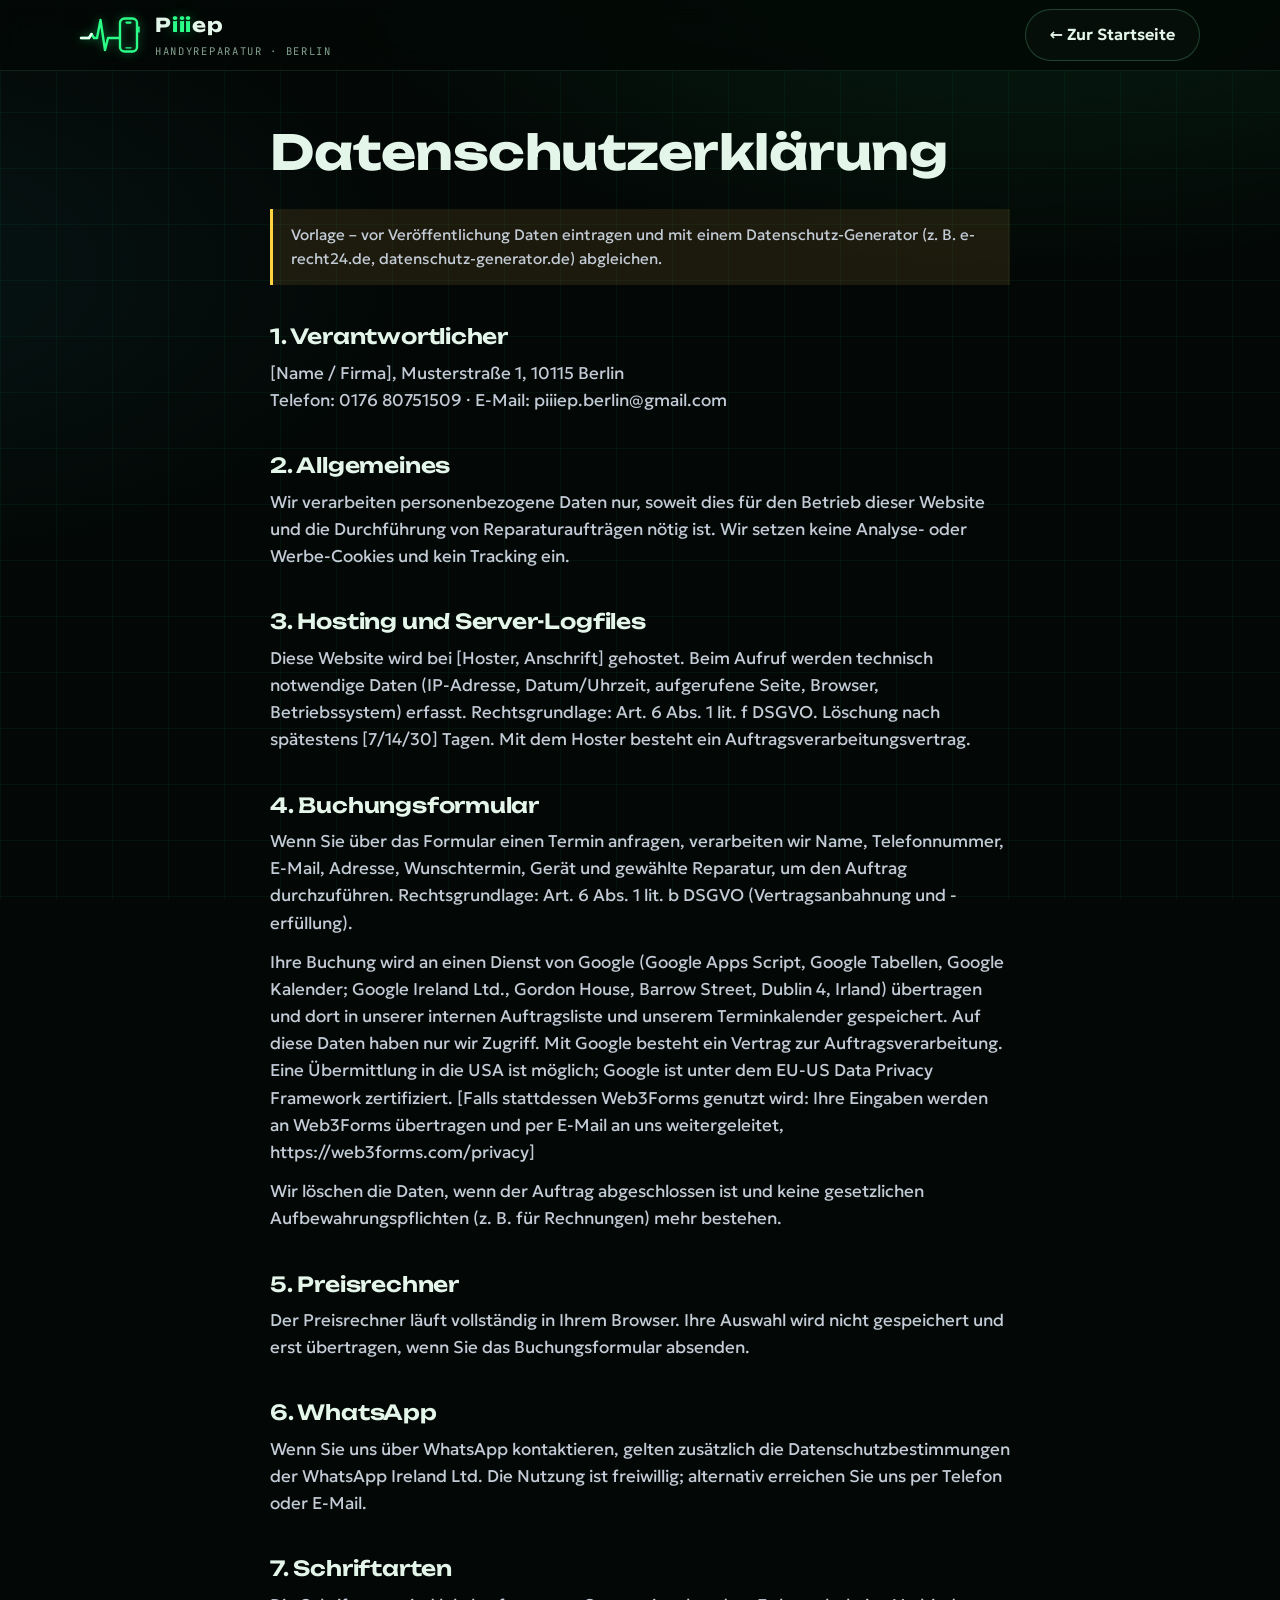
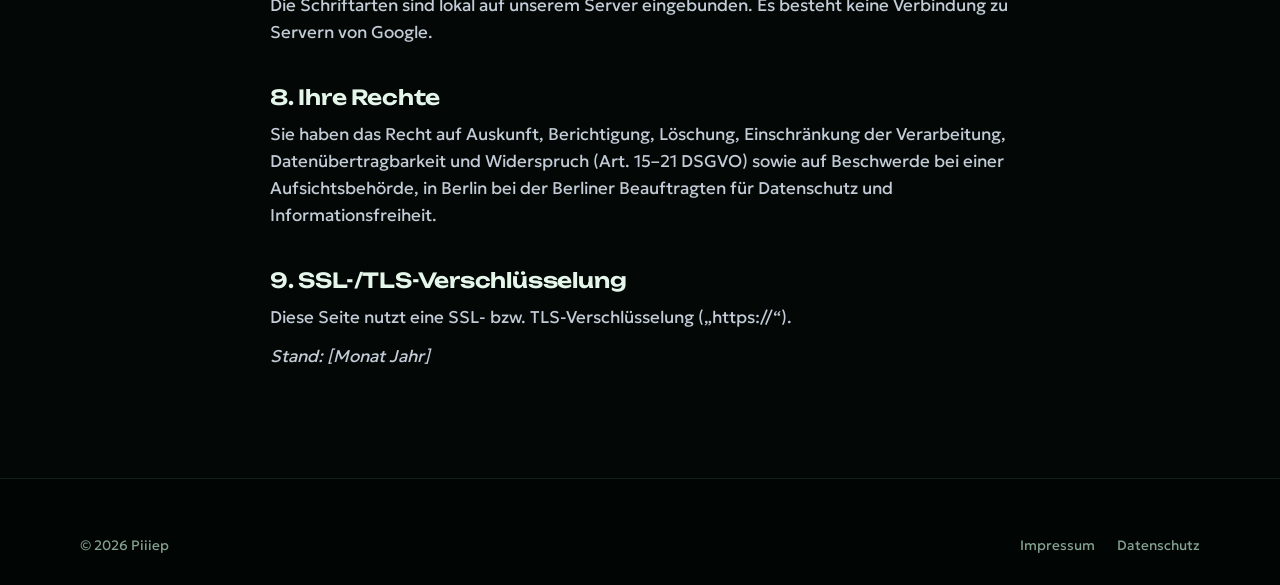
<file: datenschutz.html>
<!DOCTYPE html>
<html lang="de">
<head>
  <meta charset="utf-8">
  <meta name="robots" content="noindex, nofollow"><!-- Vorschau: nicht bei Google anzeigen -->
  <meta name="viewport" content="width=device-width, initial-scale=1, viewport-fit=cover">
  <title>Datenschutz – Piiiep</title>
  <link rel="icon" href="favicon.svg" type="image/svg+xml">
  <link rel="stylesheet" href="css/style.css">
</head>
<body>
<header class="header is-scrolled">
  <div class="wrap">
    <a class="logo" href="index.html"><svg class="logo-mark" viewBox="0 0 64 36" aria-hidden="true"><path d="M1 21H9l2.5-4 2.5 4H17L20.5 3 25 33l3-12H40V6a4.5 4.5 0 0 1 4.5-4.5h8A4.5 4.5 0 0 1 57 6v24a4.5 4.5 0 0 1-4.5 4.5h-8A4.5 4.5 0 0 1 40 30v-9" fill="none" stroke="#2bff88" stroke-width="2.4" stroke-linecap="round" stroke-linejoin="round"/><path class="blip" d="M1 21H9l2.5-4 2.5 4H17L20.5 3 25 33l3-12H40V6a4.5 4.5 0 0 1 4.5-4.5h8A4.5 4.5 0 0 1 57 6v24a4.5 4.5 0 0 1-4.5 4.5h-8A4.5 4.5 0 0 1 40 30v-9" pathLength="100" fill="none" stroke="#eafff2" stroke-width="2.4" stroke-linecap="round" stroke-linejoin="round"/><path d="M46.5 5.6h4" stroke="#2bff88" stroke-width="2.2" stroke-linecap="round"/><path d="M46 30.8h5" stroke="#2bff88" stroke-width="1.3" stroke-linecap="round"/><path d="M58.9 10v5" stroke="#2bff88" stroke-width="1.6" stroke-linecap="round"/></svg><span><span class="logo-name">P<span>iii</span>ep</span><span class="logo-sub">Handyreparatur · Berlin</span></span></a>
    <a class="btn btn-line" href="index.html">← Zur Startseite</a>
  </div>
</header>
<main class="legal"><div class="wrap">
<h1>Datenschutzerklärung</h1>
<p class="note">Vorlage – vor Veröffentlichung Daten eintragen und mit einem Datenschutz-Generator (z. B. e-recht24.de, datenschutz-generator.de) abgleichen.</p>
<h2>1. Verantwortlicher</h2>
<p>[Name / Firma], Musterstraße 1, 10115 Berlin<br>Telefon: 0176 80751509 · E-Mail: piiiep.berlin@gmail.com</p>
<h2>2. Allgemeines</h2>
<p>Wir verarbeiten personenbezogene Daten nur, soweit dies für den Betrieb dieser Website und die Durchführung von Reparaturaufträgen nötig ist. Wir setzen keine Analyse- oder Werbe-Cookies und kein Tracking ein.</p>
<h2>3. Hosting und Server-Logfiles</h2>
<p>Diese Website wird bei [Hoster, Anschrift] gehostet. Beim Aufruf werden technisch notwendige Daten (IP-Adresse, Datum/Uhrzeit, aufgerufene Seite, Browser, Betriebssystem) erfasst. Rechtsgrundlage: Art. 6 Abs. 1 lit. f DSGVO. Löschung nach spätestens [7/14/30] Tagen. Mit dem Hoster besteht ein Auftragsverarbeitungsvertrag.</p>
<h2>4. Buchungsformular</h2>
<p>Wenn Sie über das Formular einen Termin anfragen, verarbeiten wir Name, Telefonnummer, E-Mail, Adresse, Wunschtermin, Gerät und gewählte Reparatur, um den Auftrag durchzuführen. Rechtsgrundlage: Art. 6 Abs. 1 lit. b DSGVO (Vertragsanbahnung und -erfüllung).</p>
<p>Ihre Buchung wird an einen Dienst von Google (Google Apps Script, Google Tabellen, Google Kalender; Google Ireland Ltd., Gordon House, Barrow Street, Dublin 4, Irland) übertragen und dort in unserer internen Auftragsliste und unserem Terminkalender gespeichert. Auf diese Daten haben nur wir Zugriff. Mit Google besteht ein Vertrag zur Auftragsverarbeitung. Eine Übermittlung in die USA ist möglich; Google ist unter dem EU-US Data Privacy Framework zertifiziert. [Falls stattdessen Web3Forms genutzt wird: Ihre Eingaben werden an Web3Forms übertragen und per E-Mail an uns weitergeleitet, https://web3forms.com/privacy]</p>
<p>Wir löschen die Daten, wenn der Auftrag abgeschlossen ist und keine gesetzlichen Aufbewahrungspflichten (z. B. für Rechnungen) mehr bestehen.</p>
<h2>5. Preisrechner</h2>
<p>Der Preisrechner läuft vollständig in Ihrem Browser. Ihre Auswahl wird nicht gespeichert und erst übertragen, wenn Sie das Buchungsformular absenden.</p>
<h2>6. WhatsApp</h2>
<p>Wenn Sie uns über WhatsApp kontaktieren, gelten zusätzlich die Datenschutzbestimmungen der WhatsApp Ireland Ltd. Die Nutzung ist freiwillig; alternativ erreichen Sie uns per Telefon oder E-Mail.</p>
<h2>7. Schriftarten</h2>
<p>Die Schriftarten sind lokal auf unserem Server eingebunden. Es besteht keine Verbindung zu Servern von Google.</p>
<h2>8. Ihre Rechte</h2>
<p>Sie haben das Recht auf Auskunft, Berichtigung, Löschung, Einschränkung der Verarbeitung, Datenübertragbarkeit und Widerspruch (Art. 15–21 DSGVO) sowie auf Beschwerde bei einer Aufsichtsbehörde, in Berlin bei der Berliner Beauftragten für Datenschutz und Informationsfreiheit.</p>
<h2>9. SSL-/TLS-Verschlüsselung</h2>
<p>Diese Seite nutzt eine SSL- bzw. TLS-Verschlüsselung („https://“).</p>
<p><em>Stand: [Monat Jahr]</em></p>
</div></main>
<footer class="footer"><div class="wrap"><div class="footer-bottom" style="margin-top:0;border-top:0;padding-top:0"><span>© <span data-year>2026</span> Piiiep</span><ul><li><a href="impressum.html">Impressum</a></li><li><a href="datenschutz.html">Datenschutz</a></li></ul></div></div></footer>
<script>document.querySelectorAll("[data-year]").forEach(function(e){e.textContent=new Date().getFullYear()});</script>
</body>
</html>
</file>
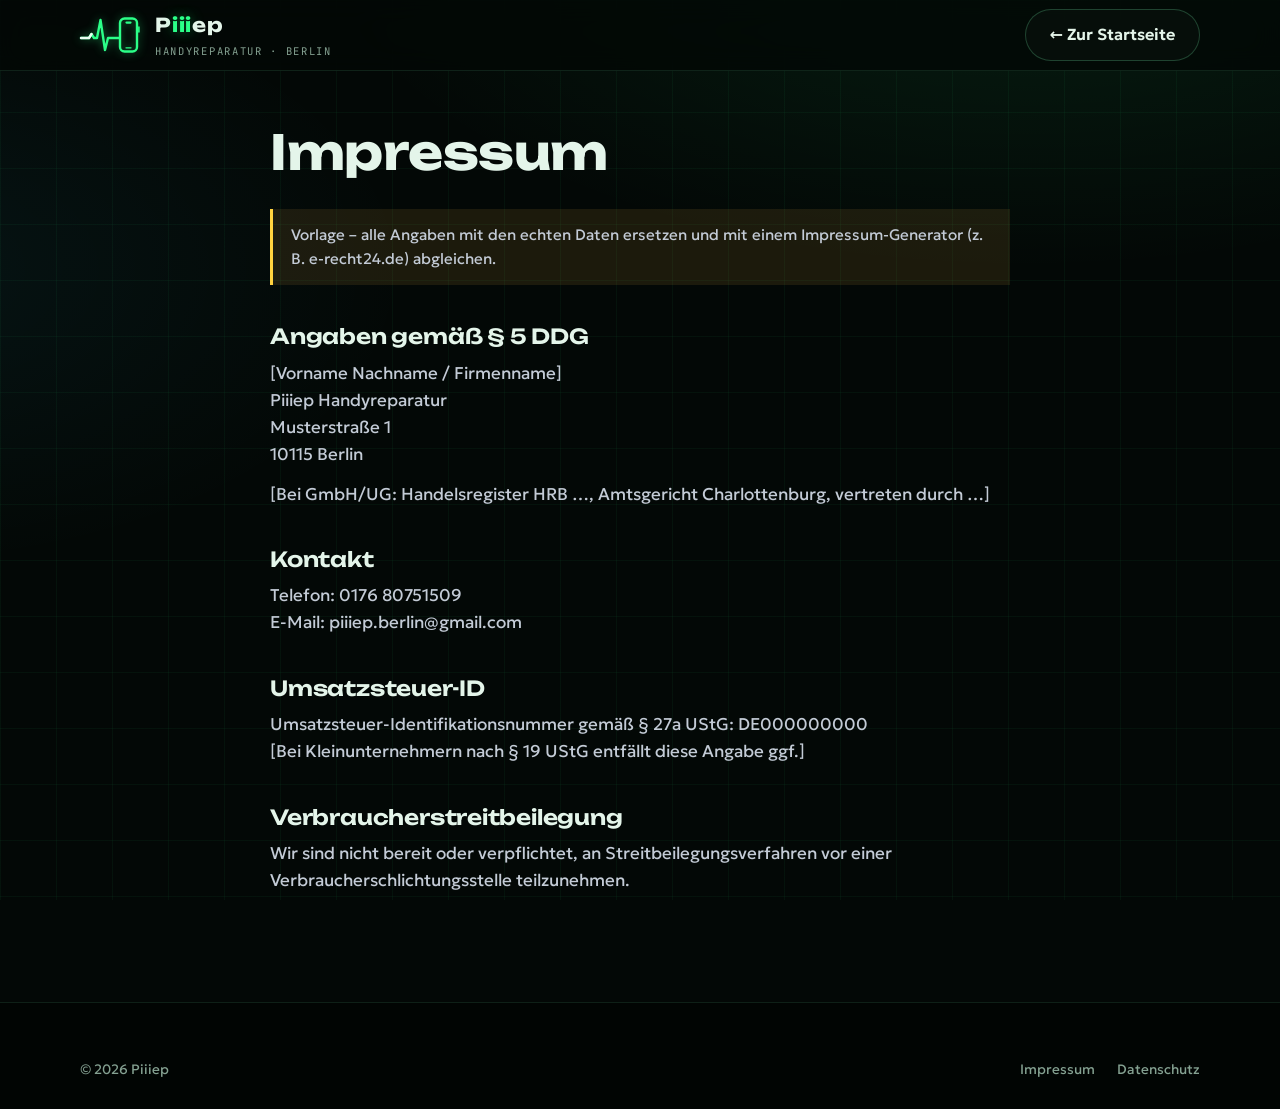
<file: impressum.html>
<!DOCTYPE html>
<html lang="de">
<head>
  <meta charset="utf-8">
  <meta name="robots" content="noindex, nofollow"><!-- Vorschau: nicht bei Google anzeigen -->
  <meta name="viewport" content="width=device-width, initial-scale=1, viewport-fit=cover">
  <title>Impressum – Piiiep</title>
  <link rel="icon" href="favicon.svg" type="image/svg+xml">
  <link rel="stylesheet" href="css/style.css">
</head>
<body>
<header class="header is-scrolled">
  <div class="wrap">
    <a class="logo" href="index.html"><svg class="logo-mark" viewBox="0 0 64 36" aria-hidden="true"><path d="M1 21H9l2.5-4 2.5 4H17L20.5 3 25 33l3-12H40V6a4.5 4.5 0 0 1 4.5-4.5h8A4.5 4.5 0 0 1 57 6v24a4.5 4.5 0 0 1-4.5 4.5h-8A4.5 4.5 0 0 1 40 30v-9" fill="none" stroke="#2bff88" stroke-width="2.4" stroke-linecap="round" stroke-linejoin="round"/><path class="blip" d="M1 21H9l2.5-4 2.5 4H17L20.5 3 25 33l3-12H40V6a4.5 4.5 0 0 1 4.5-4.5h8A4.5 4.5 0 0 1 57 6v24a4.5 4.5 0 0 1-4.5 4.5h-8A4.5 4.5 0 0 1 40 30v-9" pathLength="100" fill="none" stroke="#eafff2" stroke-width="2.4" stroke-linecap="round" stroke-linejoin="round"/><path d="M46.5 5.6h4" stroke="#2bff88" stroke-width="2.2" stroke-linecap="round"/><path d="M46 30.8h5" stroke="#2bff88" stroke-width="1.3" stroke-linecap="round"/><path d="M58.9 10v5" stroke="#2bff88" stroke-width="1.6" stroke-linecap="round"/></svg><span><span class="logo-name">P<span>iii</span>ep</span><span class="logo-sub">Handyreparatur · Berlin</span></span></a>
    <a class="btn btn-line" href="index.html">← Zur Startseite</a>
  </div>
</header>
<main class="legal"><div class="wrap">
<h1>Impressum</h1>
<p class="note">Vorlage – alle Angaben mit den echten Daten ersetzen und mit einem Impressum-Generator (z. B. e-recht24.de) abgleichen.</p>
<h2>Angaben gemäß § 5 DDG</h2>
<p>[Vorname Nachname / Firmenname]<br>Piiiep Handyreparatur<br>Musterstraße 1<br>10115 Berlin</p>
<p>[Bei GmbH/UG: Handelsregister HRB …, Amtsgericht Charlottenburg, vertreten durch …]</p>
<h2>Kontakt</h2>
<p>Telefon: 0176 80751509<br>E-Mail: piiiep.berlin@gmail.com</p>
<h2>Umsatzsteuer-ID</h2>
<p>Umsatzsteuer-Identifikationsnummer gemäß § 27a UStG: DE000000000<br>[Bei Kleinunternehmern nach § 19 UStG entfällt diese Angabe ggf.]</p>
<h2>Verbraucherstreitbeilegung</h2>
<p>Wir sind nicht bereit oder verpflichtet, an Streitbeilegungsverfahren vor einer Verbraucherschlichtungsstelle teilzunehmen.</p>
</div></main>
<footer class="footer"><div class="wrap"><div class="footer-bottom" style="margin-top:0;border-top:0;padding-top:0"><span>© <span data-year>2026</span> Piiiep</span><ul><li><a href="impressum.html">Impressum</a></li><li><a href="datenschutz.html">Datenschutz</a></li></ul></div></div></footer>
<script>document.querySelectorAll("[data-year]").forEach(function(e){e.textContent=new Date().getFullYear()});</script>
</body>
</html>
</file>
<file: css/style.css>
/* =========================================================
   Piiiep – Mobile Handyreparatur Berlin
   Design: Herzmonitor (EKG-Grün, SpO2-Cyan, Alarm-Rot)
   Farben & Schriften zentral unter :root anpassen
   ========================================================= */

/* Schriften lokal (DSGVO: keine Verbindung zu Google). Lizenz: SIL Open Font License, fonts/LICENSE-OFL.txt */
@font-face { font-family: "Geologica"; src: url("../fonts/geologica.woff2") format("woff2"); font-weight: 100 900; font-style: normal; font-display: swap; }
@font-face { font-family: "Unbounded"; src: url("../fonts/unbounded.woff2") format("woff2"); font-weight: 200 900; font-style: normal; font-display: swap; }
@font-face { font-family: "JetBrains Mono"; src: url("../fonts/jetbrains-mono.woff2") format("woff2"); font-weight: 100 800; font-style: normal; font-display: swap; }

:root {
  --bg: #030806;              /* Monitor-Schwarz mit Grünstich */
  --bg-2: #06100b;
  --panel: #08120d;
  --panel-2: #0c1912;
  --line: rgba(120, 255, 180, .11);
  --line-strong: rgba(120, 255, 180, .22);
  --text: #e4f5ea;
  --muted: #84a191;
  --accent: #2bff88;          /* Hauptfarbe: EKG-Grün */
  --accent-ink: #02120a;      /* Text auf Akzentfarbe */
  --accent-soft: rgba(43, 255, 136, .12);
  --accent-glow: rgba(43, 255, 136, .45);
  --spo2: #35d8ff;            /* zweite Monitor-Kurve (Sauerstoff) */
  --heart: #ff3b5c;           /* Herzschlag / Alarm */
  --ok: #2bff88;
  --warn: #ffd23f;
  --err: #ff3b5c;

  --font-display: "Unbounded", "Arial Black", system-ui, sans-serif;
  --font-body: "Geologica", "Segoe UI", system-ui, -apple-system, sans-serif;
  --font-mono: "JetBrains Mono", ui-monospace, "SFMono-Regular", Menlo, monospace;

  --wrap: 1200px;
  --gutter: clamp(16px, 4vw, 40px);
  --r: 14px;
  --r-sm: 8px;
  --header-h: 70px;

  color-scheme: dark;
}

*, *::before, *::after { box-sizing: border-box; }
html { scroll-behavior: smooth; scroll-padding-top: calc(var(--header-h) + 16px); }
body {
  margin: 0;
  font-family: var(--font-body);
  font-size: 17px;
  line-height: 1.6;
  color: var(--text);
  background: var(--bg);
  -webkit-font-smoothing: antialiased;
  overflow-x: hidden;
}
/* Leiterbahn-Raster im Hintergrund */
body::before {
  content: ""; position: fixed; inset: 0; z-index: -1; pointer-events: none;
  background:
    radial-gradient(1200px 600px at 80% -10%, rgba(43,255,136,.10), transparent 60%),
    radial-gradient(900px 500px at -10% 30%, rgba(53,216,255,.06), transparent 60%),
    linear-gradient(rgba(43,255,136,.045) 1px, transparent 1px) 0 0 / 56px 56px,
    linear-gradient(90deg, rgba(43,255,136,.045) 1px, transparent 1px) 0 0 / 56px 56px,
    var(--bg);
}

/* Monitor-Display im Hintergrund: laufende EKG- und SpO2-Kurve (js/main.js) */
.monitor { position: fixed; inset: 0; z-index: -1; pointer-events: none; }
.monitor canvas { width: 100%; height: 100%; display: block; opacity: .42; }
.monitor::after { /* Bildschirm-Zeilen + dunkler Rand wie beim Röhrenmonitor */
  content: ""; position: absolute; inset: 0;
  background:
    repeating-linear-gradient(0deg, rgba(0,0,0,.22) 0 1px, transparent 1px 3px),
    radial-gradient(130% 100% at 50% 50%, transparent 55%, rgba(0,0,0,.7));
}
.monitor-hud { position: absolute; right: var(--gutter); font-family: var(--font-mono); text-align: right; line-height: 1; opacity: .5; }
.monitor-hud small { display: block; font-size: .62rem; letter-spacing: .14em; margin-bottom: 4px; }
.monitor-hud b { font-size: clamp(1.6rem, 3vw, 2.4rem); font-weight: 500; }
.monitor-hud.hr { top: calc(var(--header-h) + 18%); color: var(--accent); }
.monitor-hud.sp { top: calc(var(--header-h) + 58%); color: var(--spo2); }
.monitor-hud.hr b::after { content: " ♥"; font-size: .55em; color: var(--heart); animation: beat .833s infinite; display: inline-block; }
@keyframes beat { 0%, 30%, 100% { transform: scale(1); opacity: .6; } 12% { transform: scale(1.35); opacity: 1; } }
@media (max-width: 760px) { .monitor-hud { display: none; } .monitor canvas { opacity: .34; } }

img { max-width: 100%; display: block; }
a { color: inherit; }
h1, h2, h3 { font-family: var(--font-display); font-weight: 600; line-height: 1.08; margin: 0; text-wrap: balance; letter-spacing: -0.01em; }
h1 { font-size: clamp(2.3rem, 5.6vw, 4.4rem); font-weight: 700; }
h2 { font-size: clamp(1.8rem, 3.6vw, 2.8rem); }
h3 { font-size: 1.12rem; }
p { margin: 0; }
.grad { background: linear-gradient(92deg, #fff 0%, var(--accent) 70%); -webkit-background-clip: text; background-clip: text; color: transparent; }

.wrap { max-width: var(--wrap); margin-inline: auto; padding-inline: var(--gutter); }
.section { padding-block: clamp(72px, 10vw, 130px); position: relative; }
.section-head { display: grid; gap: 16px; max-width: 700px; margin-bottom: clamp(36px, 5vw, 60px); }
.section-head p { color: var(--muted); font-size: 1.08rem; }

.tag {
  display: inline-flex; align-items: center; gap: 10px; width: fit-content;
  font-family: var(--font-mono); font-size: .78rem; letter-spacing: .12em; text-transform: uppercase;
  color: var(--accent);
}
.tag::before { content: ""; width: 8px; height: 8px; border: 1.5px solid var(--accent); border-radius: 2px; box-shadow: 0 0 10px var(--accent-glow); }

.mono { font-family: var(--font-mono); font-variant-numeric: tabular-nums; }
.skip { position: absolute; left: -999px; top: 8px; z-index: 200; background: var(--accent); color: var(--accent-ink); padding: 8px 14px; }
.skip:focus { left: 8px; }
:focus-visible { outline: 2px solid var(--accent); outline-offset: 3px; }

/* ---------- Buttons ---------- */
.btn {
  display: inline-flex; align-items: center; justify-content: center; gap: 10px; white-space: nowrap;
  min-height: 52px; padding: 0 24px; border-radius: 999px; border: 1px solid transparent;
  font-family: var(--font-body); font-weight: 600; font-size: 1rem; text-decoration: none; cursor: pointer;
  transition: transform .2s, box-shadow .25s, background .2s, border-color .2s, color .2s;
}
.btn svg { width: 19px; height: 19px; flex: none; }
.btn-accent { background: var(--accent); color: var(--accent-ink); box-shadow: 0 0 0 0 var(--accent-glow); }
.btn-accent:hover { transform: translateY(-2px); box-shadow: 0 10px 34px -6px var(--accent-glow); }
.btn-line { border-color: var(--line-strong); color: var(--text); background: rgba(255,255,255,.02); }
.btn-line:hover { border-color: var(--accent); color: var(--accent); }
.btn[disabled] { opacity: .45; cursor: not-allowed; transform: none; box-shadow: none; }

/* ---------- Header ---------- */
.header {
  position: sticky; top: env(safe-area-inset-top, 0px); z-index: 80;
  background: rgba(3,8,6,.6); backdrop-filter: blur(14px) saturate(1.4); -webkit-backdrop-filter: blur(14px) saturate(1.4);
  border-bottom: 1px solid transparent; transition: border-color .3s, background .3s;
}
.header.is-scrolled { border-bottom-color: var(--line); background: rgba(3,8,6,.82); }
.header .wrap { display: flex; align-items: center; justify-content: space-between; gap: 20px; min-height: var(--header-h); }
.logo { display: flex; align-items: center; gap: 11px; text-decoration: none; }
.logo svg { width: 64px; height: 36px; flex: none; overflow: visible; }
.logo-name { font-family: var(--font-display); font-weight: 700; font-size: 1.2rem; letter-spacing: .04em; }
.logo-mark { filter: drop-shadow(0 0 5px var(--accent-glow)); }
.logo-mark .blip { stroke-dasharray: 7 93; stroke-dashoffset: 100; animation: blip 2.7s linear infinite; }
@keyframes blip { from { stroke-dashoffset: 100; } to { stroke-dashoffset: 0; } }
.logo-name { text-transform: none; }
.logo-name span { color: var(--accent); text-shadow: 0 0 14px var(--accent-glow); }
.logo-sub { display: block; font-family: var(--font-mono); font-size: .66rem; letter-spacing: .16em; text-transform: uppercase; color: var(--muted); margin-top: 2px; }

.nav { display: flex; align-items: center; gap: 30px; }
.nav ul { list-style: none; display: flex; gap: 28px; margin: 0; padding: 0; }
.nav ul a { text-decoration: none; font-size: .95rem; color: var(--muted); transition: color .2s; white-space: nowrap; }
.nav ul a:hover, .nav ul a.is-active { color: var(--text); }
.nav ul a.is-active { text-shadow: 0 0 18px var(--accent-glow); }
.nav .btn { min-height: 44px; padding: 0 20px; font-size: .95rem; }

.nav-toggle { display: none; width: 46px; height: 46px; border: 1px solid var(--line-strong); border-radius: 50%; background: transparent; color: var(--text); cursor: pointer; position: relative; }
.nav-toggle span, .nav-toggle span::before, .nav-toggle span::after { position: absolute; left: 13px; width: 18px; height: 1.5px; background: currentColor; content: ""; transition: transform .25s, background .25s; }
.nav-toggle span { top: 22px; }
.nav-toggle span::before { left: 0; top: -6px; }
.nav-toggle span::after { left: 0; top: 6px; }
.nav-open .nav-toggle span { background: transparent; }
.nav-open .nav-toggle span::before { transform: translateY(6px) rotate(45deg); }
.nav-open .nav-toggle span::after { transform: translateY(-6px) rotate(-45deg); }

@media (max-width: 980px) {
  .nav-toggle { display: block; }
  .nav {
    position: fixed; inset: calc(var(--header-h) + env(safe-area-inset-top, 0px)) 0 0 0;
    flex-direction: column; align-items: stretch; gap: 0; padding: 16px var(--gutter) 40px;
    background: rgba(3,8,6,.97); overflow-y: auto;
    opacity: 0; visibility: hidden; transform: translateY(-8px); transition: opacity .25s, transform .25s, visibility .25s;
  }
  .nav-open .nav { opacity: 1; visibility: visible; transform: none; }
  .nav ul { flex-direction: column; gap: 0; }
  .nav ul a { display: block; padding: 18px 0; border-bottom: 1px solid var(--line); font-family: var(--font-display); font-size: 1.3rem; color: var(--text); }
  .nav .btn { margin-top: 26px; min-height: 56px; }
}

/* ---------- Hero ---------- */
.hero .wrap { display: grid; grid-template-columns: 1.1fr .9fr; gap: clamp(32px, 5vw, 72px); align-items: center; padding-block: clamp(48px, 8vw, 110px) clamp(56px, 8vw, 100px); }
.hero-copy { display: grid; gap: 26px; }
.hero-lead { font-size: clamp(1.05rem, 1.6vw, 1.22rem); color: var(--muted); max-width: 33em; }
.hero-lead b { color: var(--text); font-weight: 500; }
.hero-actions { display: flex; flex-wrap: wrap; gap: 12px; }
.hero-stats { display: grid; grid-template-columns: repeat(3, auto); justify-content: start; gap: 12px 36px; margin-top: 10px; padding-top: 24px; border-top: 1px solid var(--line); }
.hero-stats b { display: block; font-family: var(--font-mono); font-size: 1.5rem; font-weight: 500; color: var(--text); font-variant-numeric: tabular-nums; }
.hero-stats > div > span { font-size: .88rem; color: var(--muted); }
@media (max-width: 520px) { .hero-stats { grid-template-columns: 1fr 1fr; } }

.live-pill {
  display: inline-flex; align-items: center; gap: 10px; width: fit-content;
  padding: 7px 14px 7px 12px; border: 1px solid var(--line-strong); border-radius: 999px; background: rgba(255,255,255,.03);
  font-size: .88rem; color: var(--muted);
}
.live-pill i { width: 8px; height: 8px; border-radius: 50%; background: var(--heart); box-shadow: 0 0 0 0 rgba(255,59,92,.6); animation: ping .833s infinite; }
.live-pill b { color: var(--text); font-weight: 500; }
@keyframes ping { 0% { box-shadow: 0 0 0 0 rgba(255,59,92,.55); } 80%, 100% { box-shadow: 0 0 0 10px rgba(255,59,92,0); } }

/* Hero-Handy */
.hero-visual { position: relative; display: grid; place-items: center; min-height: 520px; }
.orbit { position: absolute; width: min(520px, 100%); aspect-ratio: 1; border: 1px dashed var(--line-strong); border-radius: 50%; animation: spin 40s linear infinite; }
.orbit::before { content: ""; position: absolute; top: -5px; left: 50%; width: 10px; height: 10px; border-radius: 50%; background: var(--accent); box-shadow: 0 0 16px var(--accent); }
.orbit.o2 { width: min(380px, 80%); animation-duration: 26s; animation-direction: reverse; border-style: solid; border-color: var(--line); }
.orbit.o2::before { background: #fff; box-shadow: 0 0 12px #fff; width: 6px; height: 6px; top: -3px; }
@keyframes spin { to { transform: rotate(360deg); } }

.phone {
  position: relative; width: 250px; aspect-ratio: 9 / 19; border-radius: 42px; padding: 11px;
  background: linear-gradient(145deg, #2a3342, #0c1017 40%, #1b2230);
  box-shadow: 0 0 0 1px rgba(255,255,255,.08), 0 40px 80px -20px rgba(0,0,0,.8), 0 0 90px -10px var(--accent-glow);
  animation: float 6s ease-in-out infinite;
}
@keyframes float { 50% { transform: translateY(-14px) rotate(1deg); } }
.phone-screen {
  position: relative; height: 100%; border-radius: 32px; overflow: hidden;
  background: radial-gradient(120% 70% at 50% 0%, #10303a, #060a10 70%);
  display: grid; align-content: space-between; padding: 44px 18px 20px;
}
.phone-screen::before { content: ""; position: absolute; top: 12px; left: 50%; transform: translateX(-50%); width: 76px; height: 22px; border-radius: 12px; background: #000; }
/* Riss im Display, der „repariert“ wird */
.crack { position: absolute; inset: 0; pointer-events: none; animation: heal 7s ease-in-out infinite; }
@keyframes heal { 0%, 30% { opacity: .9; } 45%, 85% { opacity: 0; } 100% { opacity: .9; } }
.scan { position: absolute; left: 0; right: 0; height: 90px; top: -90px; background: linear-gradient(transparent, rgba(43,255,136,.35), transparent); border-bottom: 1px solid var(--accent); animation: scan 7s ease-in-out infinite; }
@keyframes scan { 0%, 25% { top: -90px; opacity: 0; } 28% { opacity: 1; } 45% { top: 100%; opacity: 1; } 48%, 100% { top: 100%; opacity: 0; } }
.ps-row { position: relative; z-index: 1; display: grid; gap: 6px; }
.ps-label { font-family: var(--font-mono); font-size: .62rem; letter-spacing: .14em; text-transform: uppercase; color: var(--accent); }
.ps-big { font-family: var(--font-display); font-size: 1.3rem; font-weight: 600; line-height: 1.1; }
.ps-card { background: rgba(255,255,255,.06); border: 1px solid rgba(255,255,255,.08); border-radius: 14px; padding: 12px; display: grid; gap: 6px; font-size: .78rem; }
.ps-card .l { display: flex; justify-content: space-between; color: var(--muted); }
.ps-card .l b { color: var(--text); font-family: var(--font-mono); font-weight: 500; }
.ps-bar { height: 4px; border-radius: 4px; background: rgba(255,255,255,.1); overflow: hidden; }
.ps-bar i { display: block; height: 100%; width: 70%; background: var(--accent); box-shadow: 0 0 10px var(--accent); animation: bar 7s ease-in-out infinite; }
@keyframes bar { 0%, 30% { width: 12%; } 70%, 100% { width: 100%; } }
.ps-btn { text-align: center; background: var(--accent); color: var(--accent-ink); border-radius: 12px; padding: 10px; font-weight: 600; font-size: .82rem; }

.chip-float {
  position: absolute; z-index: 2; display: flex; align-items: center; gap: 10px;
  padding: 10px 14px; border-radius: 14px; font-size: .85rem;
  background: rgba(14,19,28,.85); border: 1px solid var(--line-strong); backdrop-filter: blur(8px);
  box-shadow: 0 16px 40px -12px rgba(0,0,0,.7);
  animation: float 7s ease-in-out infinite;
}
.chip-float svg { width: 20px; height: 20px; color: var(--accent); flex: none; }
.chip-float b { display: block; font-weight: 600; }
.chip-float div > span { color: var(--muted); font-size: .78rem; }
.chip-float.c1 { top: 10%; left: -4%; animation-delay: -2s; }
.chip-float.c2 { bottom: 10%; right: -4%; animation-delay: -4s; }

@media (max-width: 900px) {
  .hero .wrap { grid-template-columns: 1fr; }
  .hero-visual { min-height: 460px; }
  .phone { width: 210px; }
}
@media (max-width: 440px) {
  .chip-float { font-size: .78rem; padding: 8px 10px; }
  .chip-float.c1 { left: -4px; top: 8%; }
  .chip-float.c2 { right: -4px; bottom: 2%; }
  .ps-card { font-size: .7rem; padding: 10px; }
}

/* ---------- Laufband ---------- */
.ticker { border-block: 1px solid var(--line); overflow: hidden; background: rgba(255,255,255,.015); }
.ticker-track { display: flex; gap: 48px; width: max-content; padding-block: 18px; animation: ticker 38s linear infinite; }
.ticker span { display: inline-flex; align-items: center; gap: 48px; font-family: var(--font-mono); font-size: .9rem; color: var(--muted); letter-spacing: .06em; white-space: nowrap; }
.ticker span::after { content: "◆"; color: var(--accent); font-size: .6rem; }
@keyframes ticker { to { transform: translateX(-50%); } }

/* ---------- Explosionszeichnung (Scroll-Animation) ---------- */
.explode { height: 260vh; position: relative; }
.explode-sticky { position: sticky; top: var(--header-h); height: calc(100vh - var(--header-h)); min-height: 560px; display: grid; align-items: center; overflow: hidden; }
.explode-grid { display: grid; grid-template-columns: 1fr 1fr; gap: 40px; align-items: center; }
.explode-copy { display: grid; gap: 18px; }
.explode-copy p { color: var(--muted); max-width: 30em; }
.parts { list-style: none; margin: 10px 0 0; padding: 0; display: grid; gap: 4px; }
.parts li {
  display: grid; grid-template-columns: 44px 1fr auto; align-items: center; gap: 12px;
  padding: 12px 14px; border-radius: var(--r-sm); border: 1px solid transparent;
  color: var(--muted); transition: color .35s, background .35s, border-color .35s;
}
.parts li .ref { font-family: var(--font-mono); font-size: .75rem; color: var(--muted); }
.parts li .price { font-family: var(--font-mono); font-size: .95rem; }
.parts li.on { color: var(--text); background: var(--accent-soft); border-color: rgba(43,255,136,.3); }
.parts li.on .ref { color: var(--accent); }

.stage { position: relative; height: min(70vh, 600px); perspective: 1600px; display: grid; place-items: center; }
.stack { position: relative; width: 190px; aspect-ratio: 9 / 19; transform-style: preserve-3d; transform: rotateX(58deg) rotateZ(-38deg); }
.layer {
  position: absolute; inset: 0; border-radius: 30px; transform-style: preserve-3d;
  transition: box-shadow .35s, border-color .35s;
  border: 1px solid rgba(255,255,255,.12);
  --z: 0px;
  transform: translateZ(var(--z));
}
.layer.on { border-color: var(--accent); box-shadow: 0 0 0 1px var(--accent), 0 0 40px -4px var(--accent-glow); }
.l-back   { background: linear-gradient(150deg, #1d2532, #0b0f16); }
.l-back::before { content: ""; position: absolute; top: 16px; left: 16px; width: 62px; height: 62px; border-radius: 18px; background: #0a0d13; border: 1px solid rgba(255,255,255,.12); box-shadow: inset 12px 12px 0 -6px #1b2230, inset -12px -12px 0 -6px #1b2230; }
.l-bat    { inset: 22% 14% 10% 14%; border-radius: 14px; background: linear-gradient(160deg, #2b3a4a, #18212c); display: grid; place-items: center; }
.l-bat span { font-family: var(--font-mono); font-size: .7rem; color: var(--muted); transform: rotate(90deg); white-space: nowrap; }
.l-board  { inset: 4% 8% 62% 8%; border-radius: 12px; background:
  radial-gradient(circle at 20% 30%, #33424f 0 6px, transparent 7px),
  radial-gradient(circle at 70% 60%, #33424f 0 9px, transparent 10px),
  linear-gradient(90deg, transparent 48%, rgba(43,255,136,.35) 48% 52%, transparent 52%),
  linear-gradient(transparent 30%, rgba(43,255,136,.25) 30% 34%, transparent 34%),
  #101c20; }
.l-port   { inset: auto 34% 1.5% 34%; height: 5%; border-radius: 8px; background: #2b3542; }
.l-screen { background: radial-gradient(120% 60% at 50% 0%, #0f3440, #060a10 70%); }
.l-screen::after { content: ""; position: absolute; inset: 12px; border-radius: 22px; background: repeating-linear-gradient(0deg, rgba(43,255,136,.06) 0 2px, transparent 2px 5px); }
.l-glass  { background: linear-gradient(135deg, rgba(255,255,255,.22), rgba(255,255,255,.02) 45%, rgba(255,255,255,.12)); border-color: rgba(255,255,255,.3); }

@media (max-width: 900px) {
  .explode { height: 240vh; }
  .explode-grid { grid-template-columns: 1fr; gap: 0; }
  .explode-copy { order: 2; }
  .explode-copy h2, .explode-copy > p, .explode-copy .tag { display: none; }
  .stage { height: 44vh; min-height: 300px; }
  .stack { width: 130px; }
  .parts li { padding: 8px 12px; font-size: .95rem; }
  .explode-head-mobile { display: block !important; }
}
.explode-head-mobile { display: none; }

/* ---------- Preisrechner ---------- */
.calc { display: grid; grid-template-columns: 1fr 380px; gap: 28px; align-items: start; }
.calc-main { display: grid; gap: 26px; }
.step { display: grid; gap: 14px; }
.step-label { display: flex; align-items: baseline; gap: 12px; font-family: var(--font-mono); font-size: .8rem; letter-spacing: .1em; text-transform: uppercase; color: var(--muted); }
.step-label b { color: var(--accent); font-weight: 500; }

.brands { display: flex; flex-wrap: wrap; gap: 10px; }
.brand-btn {
  font: inherit; font-weight: 500; font-size: .98rem; color: var(--text); cursor: pointer;
  padding: 12px 22px; border-radius: 999px; border: 1px solid var(--line-strong); background: rgba(255,255,255,.02);
  transition: border-color .2s, background .2s, color .2s;
}
.brand-btn:hover { border-color: var(--accent); }
.brand-btn[aria-pressed="true"] { background: var(--accent); color: var(--accent-ink); border-color: var(--accent); }

.select-wrap { position: relative; max-width: 420px; }
.select-wrap::after { content: ""; position: absolute; right: 18px; top: 50%; width: 8px; height: 8px; border-right: 1.5px solid var(--accent); border-bottom: 1.5px solid var(--accent); transform: translateY(-70%) rotate(45deg); pointer-events: none; }
.select, .field input, .field select, .field textarea {
  width: 100%; font: inherit; font-size: 1rem; color: var(--text);
  background: var(--panel); border: 1px solid var(--line-strong); border-radius: var(--r-sm);
  padding: 14px 16px; transition: border-color .2s, box-shadow .2s;
  appearance: none; -webkit-appearance: none;
}
.select { padding-right: 44px; }
.select:focus, .field input:focus, .field select:focus, .field textarea:focus { outline: none; border-color: var(--accent); box-shadow: 0 0 0 3px var(--accent-soft); }
option { background: var(--panel); color: var(--text); }

.repairs { display: grid; grid-template-columns: repeat(auto-fill, minmax(230px, 1fr)); gap: 12px; }
.repair {
  position: relative; display: grid; grid-template-columns: 1fr auto; gap: 4px 12px; align-items: start;
  padding: 16px 16px 16px 48px; border-radius: var(--r); cursor: pointer; user-select: none;
  background: var(--panel); border: 1px solid var(--line); transition: border-color .2s, background .2s, transform .2s;
}
.repair:hover { border-color: var(--line-strong); transform: translateY(-2px); }
.repair input { position: absolute; opacity: 0; pointer-events: none; }
.repair::before { content: ""; position: absolute; left: 16px; top: 18px; width: 20px; height: 20px; border-radius: 6px; border: 1.5px solid var(--line-strong); transition: background .2s, border-color .2s; }
.repair:has(input:checked) { border-color: var(--accent); background: linear-gradient(180deg, rgba(43,255,136,.08), var(--panel)); }
.repair:has(input:checked)::before { background: var(--accent); border-color: var(--accent); box-shadow: 0 0 12px var(--accent-glow); }
.repair:has(input:checked)::after { content: ""; position: absolute; left: 23px; top: 22px; width: 6px; height: 10px; border: solid var(--accent-ink); border-width: 0 2px 2px 0; transform: rotate(45deg); }
.repair:has(input:focus-visible) { outline: 2px solid var(--accent); outline-offset: 2px; }
.repair b { font-weight: 600; }
.repair .p { font-family: var(--font-mono); font-size: 1.05rem; color: var(--accent); }
.repair small { grid-column: 1 / -1; color: var(--muted); font-size: .85rem; line-height: 1.4; }
.calc-empty { color: var(--muted); padding: 22px; border: 1px dashed var(--line-strong); border-radius: var(--r); }

.summary {
  position: sticky; top: calc(var(--header-h) + 20px);
  display: grid; gap: 16px; padding: 26px; border-radius: 20px;
  background: linear-gradient(180deg, var(--panel-2), var(--panel));
  border: 1px solid var(--line-strong);
  box-shadow: 0 30px 60px -30px rgba(0,0,0,.8), inset 0 1px 0 rgba(255,255,255,.05);
}
.summary::before { content: ""; position: absolute; inset: -1px; border-radius: 20px; padding: 1px; background: linear-gradient(160deg, var(--accent), transparent 40%); -webkit-mask: linear-gradient(#000 0 0) content-box, linear-gradient(#000 0 0); -webkit-mask-composite: xor; mask-composite: exclude; pointer-events: none; }
.summary h3 { font-size: 1rem; font-family: var(--font-mono); font-weight: 500; letter-spacing: .1em; text-transform: uppercase; color: var(--muted); }
.sum-device { font-family: var(--font-display); font-size: 1.2rem; }
.sum-lines { list-style: none; margin: 0; padding: 0; display: grid; gap: 8px; font-size: .95rem; }
.sum-lines li { display: flex; justify-content: space-between; gap: 12px; }
.sum-lines li span:last-child { font-family: var(--font-mono); font-variant-numeric: tabular-nums; }
.sum-lines .disc { color: var(--ok); }
.sum-lines .muted { color: var(--muted); }
.sum-total { display: flex; justify-content: space-between; align-items: baseline; padding-top: 16px; border-top: 1px dashed var(--line-strong); }
.sum-total span { color: var(--muted); font-size: .9rem; }
.sum-total b { font-family: var(--font-mono); font-size: 2.4rem; font-weight: 500; letter-spacing: -.02em; color: var(--text); text-shadow: 0 0 24px var(--accent-glow); font-variant-numeric: tabular-nums; }
.sum-meta { display: flex; flex-wrap: wrap; gap: 8px; }
.sum-meta span { font-size: .8rem; padding: 5px 10px; border-radius: 999px; background: rgba(255,255,255,.04); border: 1px solid var(--line); color: var(--muted); }
.toggle { display: flex; align-items: center; justify-content: space-between; gap: 14px; cursor: pointer; font-size: .95rem; }
.toggle small { display: block; color: var(--muted); font-size: .82rem; }
.toggle input { appearance: none; -webkit-appearance: none; width: 46px; height: 26px; border-radius: 999px; background: rgba(255,255,255,.1); border: 1px solid var(--line-strong); position: relative; cursor: pointer; flex: none; transition: background .2s; margin: 0; }
.toggle input::after { content: ""; position: absolute; top: 3px; left: 3px; width: 18px; height: 18px; border-radius: 50%; background: #fff; transition: transform .2s; }
.toggle input:checked { background: var(--accent); border-color: var(--accent); }
.toggle input:checked::after { transform: translateX(20px); background: var(--accent-ink); }
.summary .btn { width: 100%; }
.summary .fine { font-size: .8rem; color: var(--muted); text-align: center; }

@media (max-width: 980px) {
  .calc { grid-template-columns: 1fr; }
  .summary { position: relative; top: 0; }
}

/* ---------- Ablauf ---------- */
.flow { list-style: none; margin: 0; padding: 0; display: grid; grid-template-columns: repeat(3, 1fr); gap: 20px; position: relative; }
.flow::before { content: ""; position: absolute; top: 34px; left: 8%; right: 8%; height: 1px; background: linear-gradient(90deg, transparent, var(--accent), transparent); opacity: .5; }
.flow li { position: relative; display: grid; gap: 14px; align-content: start; padding: 28px; border-radius: var(--r); background: var(--panel); border: 1px solid var(--line); }
.flow .n { width: 44px; height: 44px; border-radius: 12px; display: grid; place-items: center; font-family: var(--font-mono); font-size: .95rem; color: var(--accent); background: var(--bg); border: 1px solid var(--accent); box-shadow: 0 0 20px -4px var(--accent-glow); }
.flow h3 { font-size: 1.25rem; }
.flow p { color: var(--muted); }
.flow .time { font-family: var(--font-mono); font-size: .8rem; color: var(--accent); letter-spacing: .06em; }
@media (max-width: 860px) { .flow { grid-template-columns: 1fr; } .flow::before { display: none; } }

/* ---------- Vergleich ---------- */
.compare-wrap { overflow-x: auto; border-radius: var(--r); border: 1px solid var(--line); background: var(--panel); }
.compare { width: 100%; min-width: 560px; border-collapse: collapse; font-size: .98rem; }
.compare th, .compare td { padding: 18px 22px; text-align: left; border-bottom: 1px solid var(--line); }
.compare tr:last-child td { border-bottom: 0; }
.compare thead th { font-family: var(--font-mono); font-size: .78rem; font-weight: 500; letter-spacing: .1em; text-transform: uppercase; color: var(--muted); }
.compare thead th.us { color: var(--accent); }
.compare td.us { color: var(--text); background: rgba(43,255,136,.05); font-weight: 500; }
.compare td.them { color: var(--muted); }
.compare td:first-child { color: var(--muted); font-size: .9rem; }
.compare .yes::before { content: "✓ "; color: var(--ok); }
.compare .no::before { content: "✕ "; color: var(--err); opacity: .8; }

/* ---------- Liefergebiet ---------- */
.area { display: grid; grid-template-columns: 1fr 1fr; gap: clamp(32px, 5vw, 64px); align-items: center; }
.area-copy { display: grid; gap: 22px; }
.area-copy > p { color: var(--muted); }
.plz { display: flex; gap: 10px; flex-wrap: wrap; }
.plz input { flex: 1 1 180px; font: inherit; font-family: var(--font-mono); font-size: 1.1rem; letter-spacing: .12em; color: var(--text); background: var(--panel); border: 1px solid var(--line-strong); border-radius: 999px; padding: 14px 22px; }
.plz input:focus { outline: none; border-color: var(--accent); box-shadow: 0 0 0 3px var(--accent-soft); }
.plz-msg { min-height: 1.6em; font-weight: 500; }
.plz-msg.ok { color: var(--ok); }
.plz-msg.no { color: var(--warn); }
.districts { display: flex; flex-wrap: wrap; gap: 8px; }
.districts span { font-size: .85rem; padding: 6px 12px; border-radius: 999px; border: 1px solid var(--line); color: var(--muted); }
.radar { position: relative; aspect-ratio: 1; max-width: 460px; width: 100%; margin-inline: auto; border-radius: 50%; border: 1px solid var(--line-strong); background: radial-gradient(circle, rgba(43,255,136,.08), transparent 70%); overflow: hidden; }
.radar::before, .radar::after { content: ""; position: absolute; inset: 16%; border-radius: 50%; border: 1px solid var(--line); }
.radar::after { inset: 33%; }
.radar .sweep { position: absolute; inset: 0; border-radius: 50%; background: conic-gradient(from 0deg, rgba(43,255,136,.35), transparent 22%); animation: spin 5s linear infinite; }
.radar .dot { position: absolute; width: 10px; height: 10px; margin: -5px 0 0 -5px; border-radius: 50%; background: var(--accent); box-shadow: 0 0 14px var(--accent); }
.radar .dot::after { content: attr(data-name); position: absolute; left: 14px; top: -4px; font-family: var(--font-mono); font-size: .66rem; letter-spacing: .06em; color: var(--muted); white-space: nowrap; }
.radar .hq { width: 14px; height: 14px; margin: -7px 0 0 -7px; background: #fff; box-shadow: 0 0 18px #fff; }
@media (max-width: 860px) { .area { grid-template-columns: 1fr; } }

/* ---------- Vertrauen ---------- */
.trust-grid { display: grid; grid-template-columns: repeat(4, 1fr); gap: 16px; }
.trust-card { padding: 26px; border-radius: var(--r); background: var(--panel); border: 1px solid var(--line); display: grid; gap: 12px; align-content: start; transition: border-color .3s, transform .3s; }
.trust-card:hover { border-color: var(--line-strong); transform: translateY(-4px); }
.trust-card svg { width: 30px; height: 30px; color: var(--accent); }
.trust-card p { color: var(--muted); font-size: .95rem; }
@media (max-width: 980px) { .trust-grid { grid-template-columns: 1fr 1fr; } }
@media (max-width: 520px) { .trust-grid { grid-template-columns: 1fr; } }

/* ---------- FAQ ---------- */
.faq { display: grid; grid-template-columns: .8fr 1.2fr; gap: clamp(32px, 6vw, 80px); align-items: start; }
.faq-list { display: grid; gap: 10px; }
.faq-list details { border-radius: var(--r); background: var(--panel); border: 1px solid var(--line); transition: border-color .2s; }
.faq-list details[open] { border-color: var(--line-strong); }
.faq-list summary { list-style: none; cursor: pointer; padding: 20px 56px 20px 22px; position: relative; font-weight: 500; font-size: 1.05rem; }
.faq-list summary::-webkit-details-marker { display: none; }
.faq-list summary::after { content: ""; position: absolute; right: 24px; top: 50%; width: 9px; height: 9px; border-right: 1.5px solid var(--accent); border-bottom: 1.5px solid var(--accent); transform: translateY(-70%) rotate(45deg); transition: transform .25s; }
.faq-list details[open] summary::after { transform: translateY(-30%) rotate(225deg); }
.faq-list details p { padding: 0 22px 22px; color: var(--muted); }
@media (max-width: 860px) { .faq { grid-template-columns: 1fr; } }

/* ---------- Buchung ---------- */
.book { display: grid; grid-template-columns: .8fr 1.2fr; gap: clamp(28px, 5vw, 64px); align-items: start; }
.book-info { display: grid; gap: 22px; }
.book-info > p { color: var(--muted); }
.contact-list { list-style: none; margin: 0; padding: 0; display: grid; gap: 10px; }
.contact-list a, .contact-list div { display: flex; align-items: center; gap: 14px; padding: 16px 18px; border-radius: var(--r); background: var(--panel); border: 1px solid var(--line); text-decoration: none; transition: border-color .2s; }
.contact-list a:hover { border-color: var(--accent); }
.contact-list svg { width: 22px; height: 22px; color: var(--accent); flex: none; }
.contact-list small { display: block; color: var(--muted); font-size: .8rem; }
.contact-list b { font-weight: 500; overflow-wrap: anywhere; }

.form { display: grid; grid-template-columns: 1fr 1fr; gap: 16px; padding: clamp(22px, 4vw, 36px); border-radius: 20px; background: var(--panel); border: 1px solid var(--line-strong); }
.form .full { grid-column: 1 / -1; }
.field { display: grid; gap: 7px; }
.field label { font-size: .88rem; color: var(--muted); }
.field label .req { color: var(--accent); }
.field textarea { min-height: 110px; resize: vertical; }
.field select { padding-right: 40px; background-image: linear-gradient(45deg, transparent 50%, var(--accent) 50%), linear-gradient(135deg, var(--accent) 50%, transparent 50%); background-position: calc(100% - 22px) 55%, calc(100% - 16px) 55%; background-size: 6px 6px; background-repeat: no-repeat; }
.field input:user-invalid, .field textarea:user-invalid { border-color: var(--err); }
.field input[type="date"]::-webkit-calendar-picker-indicator { filter: invert(1); opacity: .6; }
.booked {
  grid-column: 1 / -1; display: flex; flex-wrap: wrap; justify-content: space-between; align-items: center; gap: 10px 16px;
  padding: 16px 18px; border-radius: var(--r-sm); background: var(--accent-soft); border: 1px solid rgba(43,255,136,.3);
}
.booked small { display: block; font-family: var(--font-mono); font-size: .72rem; letter-spacing: .1em; text-transform: uppercase; color: var(--accent); }
.booked b { font-weight: 500; }
.booked .mono { font-size: 1.4rem; }
.booked a { font-size: .88rem; color: var(--accent); }
.booked.empty { background: transparent; border-style: dashed; border-color: var(--line-strong); }
.consent { display: flex; gap: 12px; align-items: flex-start; font-size: .88rem; color: var(--muted); }
.consent input { width: 20px; height: 20px; margin-top: 2px; flex: none; accent-color: var(--accent); }
.hp { position: absolute; left: -9999px; width: 1px; height: 1px; overflow: hidden; }
.form-footer { display: flex; flex-wrap: wrap; gap: 16px; align-items: center; justify-content: space-between; }
.form-status { font-weight: 500; }
.form-status.ok { color: var(--ok); }
.form-status.err { color: var(--err); }
@media (max-width: 900px) { .book { grid-template-columns: 1fr; } }
@media (max-width: 560px) { .form { grid-template-columns: 1fr; } }

/* ---------- Footer ---------- */
.footer { border-top: 1px solid var(--line); background: rgba(0,0,0,.35); color: var(--muted); font-size: .95rem; }
.footer .wrap { padding-block: 56px 28px; }
.footer-grid { display: grid; grid-template-columns: 1.4fr 1fr 1fr; gap: 36px; }
.footer h4 { margin: 0 0 14px; font-family: var(--font-mono); font-size: .78rem; font-weight: 500; letter-spacing: .12em; text-transform: uppercase; color: var(--text); }
.footer ul { list-style: none; margin: 0; padding: 0; display: grid; gap: 8px; }
.footer a { text-decoration: none; }
.footer a:hover { color: var(--accent); }
.footer .logo { margin-bottom: 14px; color: var(--text); }
.footer-bottom { display: flex; flex-wrap: wrap; justify-content: space-between; gap: 12px; margin-top: 44px; padding-top: 22px; border-top: 1px solid var(--line); font-size: .85rem; }
.footer-bottom ul { display: flex; gap: 22px; }
@media (max-width: 760px) { .footer-grid { grid-template-columns: 1fr; } }

/* ---------- Mobile Leiste ---------- */
.mobilebar { display: none; }
@media (max-width: 760px) {
  .mobilebar {
    display: grid; grid-template-columns: auto 1fr; gap: 8px;
    position: fixed; left: 10px; right: 10px; bottom: calc(10px + env(safe-area-inset-bottom, 0px)); z-index: 70;
    padding: 8px; border-radius: 999px;
    background: rgba(14,19,28,.88); border: 1px solid var(--line-strong); backdrop-filter: blur(12px); -webkit-backdrop-filter: blur(12px);
    box-shadow: 0 16px 40px -10px rgba(0,0,0,.8);
  }
  .mobilebar .btn { min-height: 46px; padding: 0 18px; }
  .mobilebar .price-mini { font-family: var(--font-mono); }
  body { padding-bottom: 86px; }
}

/* ---------- Scroll-Animationen ---------- */
.js-anim .reveal { opacity: 0; transform: translateY(28px); transition: opacity .8s cubic-bezier(.2,.7,.2,1), transform .8s cubic-bezier(.2,.7,.2,1); transition-delay: var(--d, 0s); }
.js-anim .reveal.in { opacity: 1; transform: none; }
.js-anim .reveal-scale { opacity: 0; transform: scale(.94); transition: opacity 1s ease, transform 1s cubic-bezier(.2,.7,.2,1); }
.js-anim .reveal-scale.in { opacity: 1; transform: none; }
.progress { position: fixed; top: 0; left: 0; height: 2px; width: 100%; transform-origin: 0 50%; transform: scaleX(0); background: var(--accent); box-shadow: 0 0 10px var(--accent); z-index: 100; }

@media (prefers-reduced-motion: reduce) {
  html { scroll-behavior: auto; }
  *, *::before, *::after { animation: none !important; transition: none !important; }
  .js-anim .reveal, .js-anim .reveal-scale { opacity: 1; transform: none; }
}

/* ---------- Rechtstexte ---------- */
.legal .wrap { max-width: 820px; padding-block: 56px 96px; }
.legal h1 { font-size: clamp(2rem, 5vw, 3rem); margin-bottom: 30px; }
.legal h2 { font-size: 1.3rem; margin: 40px 0 12px; }
.legal p { color: #c3cbd6; margin-bottom: 12px; }
.legal .note { background: rgba(255,181,71,.1); border-left: 3px solid var(--warn); padding: 14px 18px; font-size: .95rem; }
</file>
